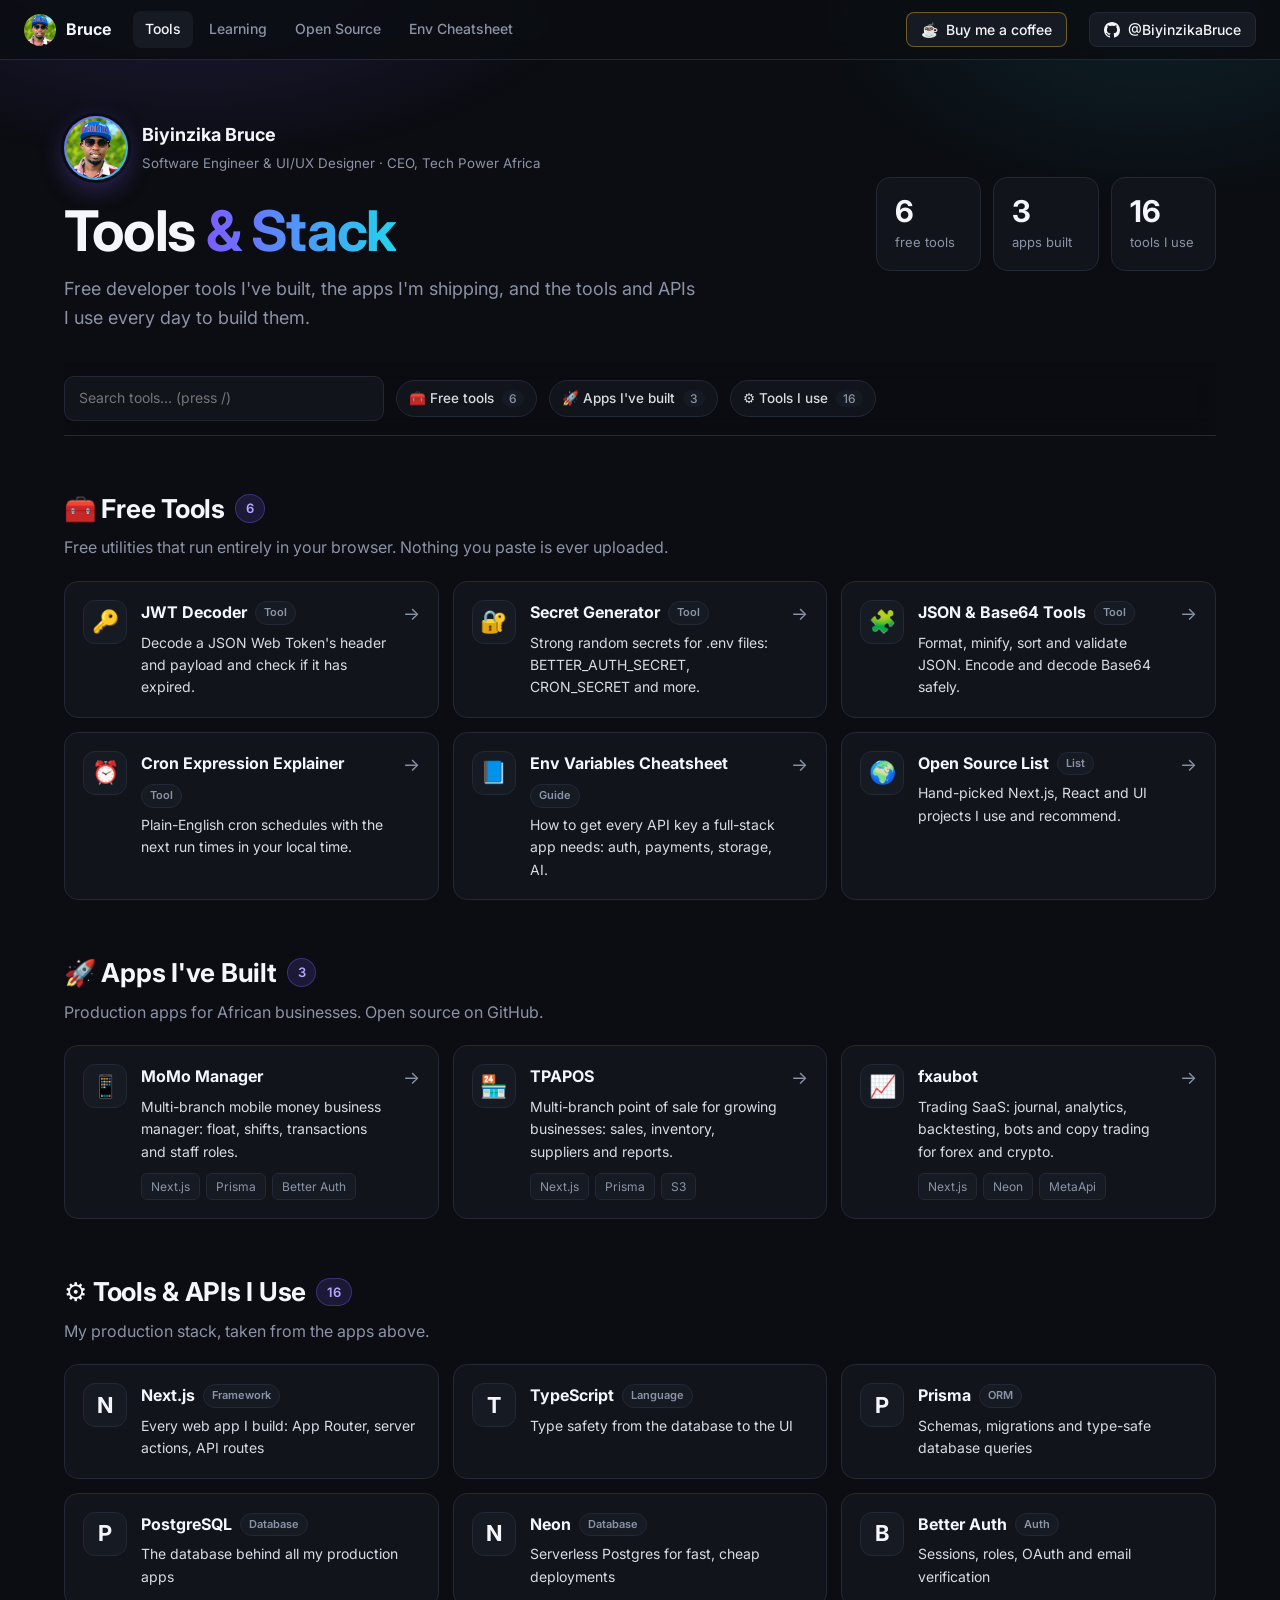
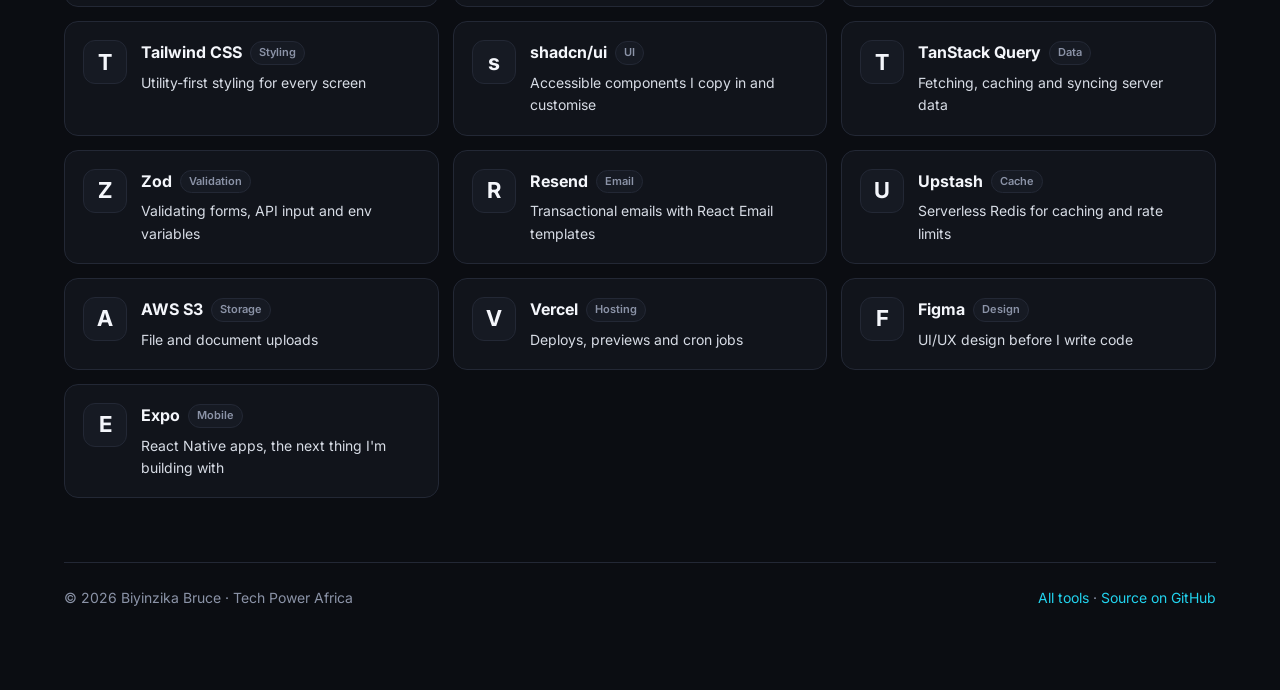
<file: index.html>
<!DOCTYPE html>
<html lang="en">
<head>
<meta charset="UTF-8">
<meta name="viewport" content="width=device-width, initial-scale=1.0">
<title>Tools & Stack · Biyinzika Bruce</title>
<meta name="description" content="Free developer tools by Biyinzika Bruce, the apps he has built, and the stack he uses.">
<meta property="og:title" content="Tools & Stack · Biyinzika Bruce">
<meta property="og:description" content="Free developer tools by Biyinzika Bruce, the apps he has built, and the stack he uses.">
<link rel="icon" href="data:image/svg+xml,<svg xmlns='http://www.w3.org/2000/svg' viewBox='0 0 100 100'><text y='.9em' font-size='90'>🧰</text></svg>">
<link rel="preconnect" href="https://fonts.googleapis.com">
<link href="https://fonts.googleapis.com/css2?family=Inter:wght@400;500;600;700;800&family=JetBrains+Mono:wght@400;500&display=swap" rel="stylesheet">
<link rel="stylesheet" href="assets/style.css">
</head>
<body>
<header class="topbar">
  <a class="brand" href="./"><img src="assets/avatar.jpg" alt="">Bruce</a>
  <nav class="links">
    <a class="on" href="https://biyinzikabruce.github.io/tools/">Tools</a>
    <a href="https://biyinzikabruce.github.io/learning/">Learning</a>
    <a href="https://biyinzikabruce.github.io/open-source/">Open Source</a>
    <a href="https://biyinzikabruce.github.io/env-cheatsheet/">Env Cheatsheet</a>
  </nav>
  <a class="btn" href="https://biyinzikabruce.github.io/tools/coffee/" style="border-color:rgba(251,191,36,.4)">☕<span class="label">Buy me a coffee</span></a>
  <a class="btn" href="https://github.com/BiyinzikaBruce" target="_blank" rel="noopener"><svg width="16" height="16" viewBox="0 0 16 16" fill="currentColor"><path d="M8 0C3.58 0 0 3.58 0 8c0 3.54 2.29 6.53 5.47 7.59.4.07.55-.17.55-.38 0-.19-.01-.82-.01-1.49-2.01.37-2.53-.49-2.69-.94-.09-.23-.48-.94-.82-1.13-.28-.15-.68-.52-.01-.53.63-.01 1.08.58 1.23.82.72 1.21 1.87.87 2.33.66.07-.52.28-.87.51-1.07-1.78-.2-3.64-.89-3.64-3.95 0-.87.31-1.59.82-2.15-.08-.2-.36-1.02.08-2.12 0 0 .67-.21 2.2.82.64-.18 1.32-.27 2-.27.68 0 1.36.09 2 .27 1.53-1.04 2.2-.82 2.2-.82.44 1.1.16 1.92.08 2.12.51.56.82 1.27.82 2.15 0 3.07-1.87 3.75-3.65 3.95.29.25.54.73.54 1.48 0 1.07-.01 1.93-.01 2.2 0 .21.15.46.55.38A8.013 8.013 0 0016 8c0-4.42-3.58-8-8-8z"/></svg><span class="label">@BiyinzikaBruce</span></a>
</header>
<style>
.hero{padding:56px 0 30px;display:flex;gap:40px;align-items:center;flex-wrap:wrap}
.hero-text{flex:1;min-width:300px}
.stats{display:grid;grid-template-columns:repeat(3,1fr);gap:12px;min-width:340px}
.stat{padding:16px 18px;border-radius:var(--radius);background:var(--panel);border:1px solid var(--border)}
.stat b{display:block;font-size:30px;color:var(--head);line-height:1.15}.stat small{color:var(--muted);font-size:13px}
.toolbar{position:sticky;top:60px;z-index:40;padding:14px 0;background:rgba(11,13,18,.92);backdrop-filter:blur(10px);display:flex;gap:12px;align-items:center;flex-wrap:wrap;border-bottom:1px solid var(--border)}
.search{flex:1;min-width:220px;max-width:320px;padding:10px 14px;border-radius:10px;border:1px solid var(--border);background:var(--panel);color:var(--text);font:inherit;font-size:14px;outline:none}
.search:focus{border-color:var(--accent)}
.chip{padding:7px 12px;border-radius:999px;border:1px solid var(--border);background:var(--panel);font-size:13.5px;font-weight:500;white-space:nowrap}
.chip span{margin-left:4px;padding:1px 7px;border-radius:999px;background:var(--panel2);color:var(--muted);font-size:12px}
.chip:hover{border-color:var(--accent);color:var(--head)}
.sec{margin-top:52px}
.sec h2{margin:0;font-size:26px;color:var(--head);display:flex;align-items:center;gap:10px;letter-spacing:-.01em}
.count{font-size:13px;font-weight:600;padding:3px 10px;border-radius:999px;background:rgba(124,92,255,.15);color:#b7a6ff;border:1px solid rgba(124,92,255,.35)}
.sec > p{margin:6px 0 20px;color:var(--muted)}
.grid{display:grid;grid-template-columns:repeat(auto-fill,minmax(320px,1fr));gap:14px}
.card{display:flex;gap:14px;align-items:flex-start;padding:18px;border-radius:var(--radius);background:var(--panel);border:1px solid var(--border);transition:.18s;position:relative}
.card:hover{transform:translateY(-2px);border-color:rgba(124,92,255,.6);box-shadow:0 12px 30px rgba(0,0,0,.35)}
.ic{flex-shrink:0;width:44px;height:44px;border-radius:12px;display:grid;place-items:center;font-size:22px;background:var(--panel2);border:1px solid var(--border);color:var(--head);font-weight:700}
.ic.logo img{width:22px;height:22px}
.card-body{flex:1;min-width:0}
.nm{font-weight:700;color:var(--head);font-size:16px;display:flex;gap:8px;align-items:center;flex-wrap:wrap}
.kind{font-size:11px;font-weight:600;padding:2px 8px;border-radius:999px;background:var(--panel2);border:1px solid var(--border);color:var(--muted)}
.card p{margin:6px 0 0;font-size:14px;color:var(--text)}
.tags{display:flex;gap:6px;flex-wrap:wrap;margin-top:10px}
.arrow{color:var(--muted);font-size:18px;transition:.18s}
.card:hover .arrow{color:var(--accent2);transform:translateX(3px)}
.hidden{display:none!important}
@media (max-width:760px){.stats{min-width:0;width:100%}.toolbar{position:static}}
</style><div class="wrap">
  <section class="hero">
    <div class="hero-text">
      <div class="profile"><img src="assets/avatar.jpg" alt="Biyinzika Bruce"><div><b>Biyinzika Bruce</b><small>Software Engineer &amp; UI/UX Designer · CEO, Tech Power Africa</small></div></div>
      <h1>Tools <span>&amp; Stack</span></h1>
      <p class="lead">Free developer tools I've built, the apps I'm shipping, and the tools and APIs I use every day to build them.</p>
    </div>
    <div class="stats">
      <div class="stat"><b>6</b><small>free tools</small></div>
      <div class="stat"><b>3</b><small>apps built</small></div>
      <div class="stat"><b>16</b><small>tools I use</small></div>
    </div>
  </section>
  <div class="toolbar">
    <input class="search" id="search" type="search" placeholder="Search tools… (press /)">
    <a class="chip" href="#built">🧰 Free tools <span>6</span></a>
    <a class="chip" href="#apps">🚀 Apps I've built <span>3</span></a>
    <a class="chip" href="#stack">⚙️ Tools I use <span>16</span></a>
  </div>
  <section class="sec" id="built"><h2>🧰 Free Tools <span class="count">6</span></h2><p>Free utilities that run entirely in your browser. Nothing you paste is ever uploaded.</p><div class="grid"><a class="card" href="jwt-decoder/" data-q="jwt decoder decode a json web token&#x27;s header and payload and check if it has expired. tool"><div class="ic">🔑</div><div class="card-body"><div class="nm">JWT Decoder <span class="kind">Tool</span></div><p>Decode a JSON Web Token&#x27;s header and payload and check if it has expired.</p></div><span class="arrow">→</span></a><a class="card" href="secret-generator/" data-q="secret generator strong random secrets for .env files: better_auth_secret, cron_secret and more. tool"><div class="ic">🔐</div><div class="card-body"><div class="nm">Secret Generator <span class="kind">Tool</span></div><p>Strong random secrets for .env files: BETTER_AUTH_SECRET, CRON_SECRET and more.</p></div><span class="arrow">→</span></a><a class="card" href="json-base64/" data-q="json &amp; base64 tools format, minify, sort and validate json. encode and decode base64 safely. tool"><div class="ic">🧩</div><div class="card-body"><div class="nm">JSON &amp; Base64 Tools <span class="kind">Tool</span></div><p>Format, minify, sort and validate JSON. Encode and decode Base64 safely.</p></div><span class="arrow">→</span></a><a class="card" href="cron-explainer/" data-q="cron expression explainer plain-english cron schedules with the next run times in your local time. tool"><div class="ic">⏰</div><div class="card-body"><div class="nm">Cron Expression Explainer <span class="kind">Tool</span></div><p>Plain-English cron schedules with the next run times in your local time.</p></div><span class="arrow">→</span></a><a class="card" href="https://biyinzikabruce.github.io/env-cheatsheet/" target="_blank" rel="noopener" data-q="env variables cheatsheet how to get every api key a full-stack app needs: auth, payments, storage, ai. guide"><div class="ic">📘</div><div class="card-body"><div class="nm">Env Variables Cheatsheet <span class="kind">Guide</span></div><p>How to get every API key a full-stack app needs: auth, payments, storage, AI.</p></div><span class="arrow">→</span></a><a class="card" href="https://biyinzikabruce.github.io/open-source/" target="_blank" rel="noopener" data-q="open source list hand-picked next.js, react and ui projects i use and recommend. list"><div class="ic">🌍</div><div class="card-body"><div class="nm">Open Source List <span class="kind">List</span></div><p>Hand-picked Next.js, React and UI projects I use and recommend.</p></div><span class="arrow">→</span></a></div></section>
  <section class="sec" id="apps"><h2>🚀 Apps I've Built <span class="count">3</span></h2><p>Production apps for African businesses. Open source on GitHub.</p><div class="grid"><a class="card" href="https://github.com/BiyinzikaBruce/momo-manager" target="_blank" rel="noopener" data-q="momo manager multi-branch mobile money business manager: float, shifts, transactions and staff roles. next.js prisma better auth"><div class="ic">📱</div><div class="card-body"><div class="nm">MoMo Manager</div><p>Multi-branch mobile money business manager: float, shifts, transactions and staff roles.</p><div class="tags"><span class="tag">Next.js</span><span class="tag">Prisma</span><span class="tag">Better Auth</span></div></div><span class="arrow">→</span></a><a class="card" href="https://github.com/BiyinzikaBruce/tpapos" target="_blank" rel="noopener" data-q="tpapos multi-branch point of sale for growing businesses: sales, inventory, suppliers and reports. next.js prisma s3"><div class="ic">🏪</div><div class="card-body"><div class="nm">TPAPOS</div><p>Multi-branch point of sale for growing businesses: sales, inventory, suppliers and reports.</p><div class="tags"><span class="tag">Next.js</span><span class="tag">Prisma</span><span class="tag">S3</span></div></div><span class="arrow">→</span></a><a class="card" href="https://github.com/BiyinzikaBruce/fxaubot" target="_blank" rel="noopener" data-q="fxaubot trading saas: journal, analytics, backtesting, bots and copy trading for forex and crypto. next.js neon metaapi"><div class="ic">📈</div><div class="card-body"><div class="nm">fxaubot</div><p>Trading SaaS: journal, analytics, backtesting, bots and copy trading for forex and crypto.</p><div class="tags"><span class="tag">Next.js</span><span class="tag">Neon</span><span class="tag">MetaApi</span></div></div><span class="arrow">→</span></a></div></section>
  <section class="sec" id="stack"><h2>⚙️ Tools & APIs I Use <span class="count">16</span></h2><p>My production stack, taken from the apps above.</p><div class="grid"><a class="card use" href="https://nextjs.org" target="_blank" rel="noopener" data-q="next.js framework every web app i build: app router, server actions, api routes"><div class="ic logo"><img src="https://cdn.simpleicons.org/nextdotjs/white" alt="" loading="lazy" onerror="this.replaceWith(document.createTextNode('N'))"></div><div class="card-body"><div class="nm">Next.js <span class="kind">Framework</span></div><p>Every web app I build: App Router, server actions, API routes</p></div></a><a class="card use" href="https://www.typescriptlang.org" target="_blank" rel="noopener" data-q="typescript language type safety from the database to the ui"><div class="ic logo"><img src="https://cdn.simpleicons.org/typescript/white" alt="" loading="lazy" onerror="this.replaceWith(document.createTextNode('T'))"></div><div class="card-body"><div class="nm">TypeScript <span class="kind">Language</span></div><p>Type safety from the database to the UI</p></div></a><a class="card use" href="https://www.prisma.io" target="_blank" rel="noopener" data-q="prisma orm schemas, migrations and type-safe database queries"><div class="ic logo"><img src="https://cdn.simpleicons.org/prisma/white" alt="" loading="lazy" onerror="this.replaceWith(document.createTextNode('P'))"></div><div class="card-body"><div class="nm">Prisma <span class="kind">ORM</span></div><p>Schemas, migrations and type-safe database queries</p></div></a><a class="card use" href="https://www.postgresql.org" target="_blank" rel="noopener" data-q="postgresql database the database behind all my production apps"><div class="ic logo"><img src="https://cdn.simpleicons.org/postgresql/white" alt="" loading="lazy" onerror="this.replaceWith(document.createTextNode('P'))"></div><div class="card-body"><div class="nm">PostgreSQL <span class="kind">Database</span></div><p>The database behind all my production apps</p></div></a><a class="card use" href="https://neon.tech" target="_blank" rel="noopener" data-q="neon database serverless postgres for fast, cheap deployments"><div class="ic logo"><img src="https://cdn.simpleicons.org/neon/white" alt="" loading="lazy" onerror="this.replaceWith(document.createTextNode('N'))"></div><div class="card-body"><div class="nm">Neon <span class="kind">Database</span></div><p>Serverless Postgres for fast, cheap deployments</p></div></a><a class="card use" href="https://www.better-auth.com" target="_blank" rel="noopener" data-q="better auth auth sessions, roles, oauth and email verification"><div class="ic logo"><img src="https://cdn.simpleicons.org/auth0/white" alt="" loading="lazy" onerror="this.replaceWith(document.createTextNode('B'))"></div><div class="card-body"><div class="nm">Better Auth <span class="kind">Auth</span></div><p>Sessions, roles, OAuth and email verification</p></div></a><a class="card use" href="https://tailwindcss.com" target="_blank" rel="noopener" data-q="tailwind css styling utility-first styling for every screen"><div class="ic logo"><img src="https://cdn.simpleicons.org/tailwindcss/white" alt="" loading="lazy" onerror="this.replaceWith(document.createTextNode('T'))"></div><div class="card-body"><div class="nm">Tailwind CSS <span class="kind">Styling</span></div><p>Utility-first styling for every screen</p></div></a><a class="card use" href="https://ui.shadcn.com" target="_blank" rel="noopener" data-q="shadcn/ui ui accessible components i copy in and customise"><div class="ic logo"><img src="https://cdn.simpleicons.org/shadcnui/white" alt="" loading="lazy" onerror="this.replaceWith(document.createTextNode('s'))"></div><div class="card-body"><div class="nm">shadcn/ui <span class="kind">UI</span></div><p>Accessible components I copy in and customise</p></div></a><a class="card use" href="https://tanstack.com/query" target="_blank" rel="noopener" data-q="tanstack query data fetching, caching and syncing server data"><div class="ic logo"><img src="https://cdn.simpleicons.org/reactquery/white" alt="" loading="lazy" onerror="this.replaceWith(document.createTextNode('T'))"></div><div class="card-body"><div class="nm">TanStack Query <span class="kind">Data</span></div><p>Fetching, caching and syncing server data</p></div></a><a class="card use" href="https://zod.dev" target="_blank" rel="noopener" data-q="zod validation validating forms, api input and env variables"><div class="ic logo"><img src="https://cdn.simpleicons.org/zod/white" alt="" loading="lazy" onerror="this.replaceWith(document.createTextNode('Z'))"></div><div class="card-body"><div class="nm">Zod <span class="kind">Validation</span></div><p>Validating forms, API input and env variables</p></div></a><a class="card use" href="https://resend.com" target="_blank" rel="noopener" data-q="resend email transactional emails with react email templates"><div class="ic logo"><img src="https://cdn.simpleicons.org/resend/white" alt="" loading="lazy" onerror="this.replaceWith(document.createTextNode('R'))"></div><div class="card-body"><div class="nm">Resend <span class="kind">Email</span></div><p>Transactional emails with React Email templates</p></div></a><a class="card use" href="https://upstash.com" target="_blank" rel="noopener" data-q="upstash cache serverless redis for caching and rate limits"><div class="ic logo"><img src="https://cdn.simpleicons.org/upstash/white" alt="" loading="lazy" onerror="this.replaceWith(document.createTextNode('U'))"></div><div class="card-body"><div class="nm">Upstash <span class="kind">Cache</span></div><p>Serverless Redis for caching and rate limits</p></div></a><a class="card use" href="https://aws.amazon.com/s3/" target="_blank" rel="noopener" data-q="aws s3 storage file and document uploads"><div class="ic logo"><img src="https://cdn.simpleicons.org/amazons3/white" alt="" loading="lazy" onerror="this.replaceWith(document.createTextNode('A'))"></div><div class="card-body"><div class="nm">AWS S3 <span class="kind">Storage</span></div><p>File and document uploads</p></div></a><a class="card use" href="https://vercel.com" target="_blank" rel="noopener" data-q="vercel hosting deploys, previews and cron jobs"><div class="ic logo"><img src="https://cdn.simpleicons.org/vercel/white" alt="" loading="lazy" onerror="this.replaceWith(document.createTextNode('V'))"></div><div class="card-body"><div class="nm">Vercel <span class="kind">Hosting</span></div><p>Deploys, previews and cron jobs</p></div></a><a class="card use" href="https://www.figma.com" target="_blank" rel="noopener" data-q="figma design ui/ux design before i write code"><div class="ic logo"><img src="https://cdn.simpleicons.org/figma/white" alt="" loading="lazy" onerror="this.replaceWith(document.createTextNode('F'))"></div><div class="card-body"><div class="nm">Figma <span class="kind">Design</span></div><p>UI/UX design before I write code</p></div></a><a class="card use" href="https://expo.dev" target="_blank" rel="noopener" data-q="expo mobile react native apps, the next thing i&#x27;m building with"><div class="ic logo"><img src="https://cdn.simpleicons.org/expo/white" alt="" loading="lazy" onerror="this.replaceWith(document.createTextNode('E'))"></div><div class="card-body"><div class="nm">Expo <span class="kind">Mobile</span></div><p>React Native apps, the next thing I&#x27;m building with</p></div></a></div></section>
  <footer>
    <span>© 2026 Biyinzika Bruce · Tech Power Africa</span>
    <span><a href="./">All tools</a> · <a href="https://github.com/BiyinzikaBruce/tools" target="_blank" rel="noopener">Source on GitHub</a></span>
  </footer>
</div>
<script>
function copyText(text, btn) {
  const done = () => { const o = btn.textContent; btn.textContent = 'Copied ✓'; setTimeout(() => btn.textContent = o, 1400); };
  if (navigator.clipboard) navigator.clipboard.writeText(text).then(done, () => fallback());
  else fallback();
  function fallback() { const t = document.createElement('textarea'); t.value = text; document.body.appendChild(t); t.select(); document.execCommand('copy'); t.remove(); done(); }
}

const search = document.getElementById('search'), cards = [...document.querySelectorAll('.card')], secs = [...document.querySelectorAll('.sec')];
search.addEventListener('input', () => { const q = search.value.trim().toLowerCase(); cards.forEach(c => c.classList.toggle('hidden', q && !c.dataset.q.includes(q))); secs.forEach(s => s.classList.toggle('hidden', !s.querySelector('.card:not(.hidden)'))); });
document.addEventListener('keydown', e => { if (e.key === '/' && document.activeElement !== search) { e.preventDefault(); search.focus(); } });

</script>
</body>
</html>
</file>
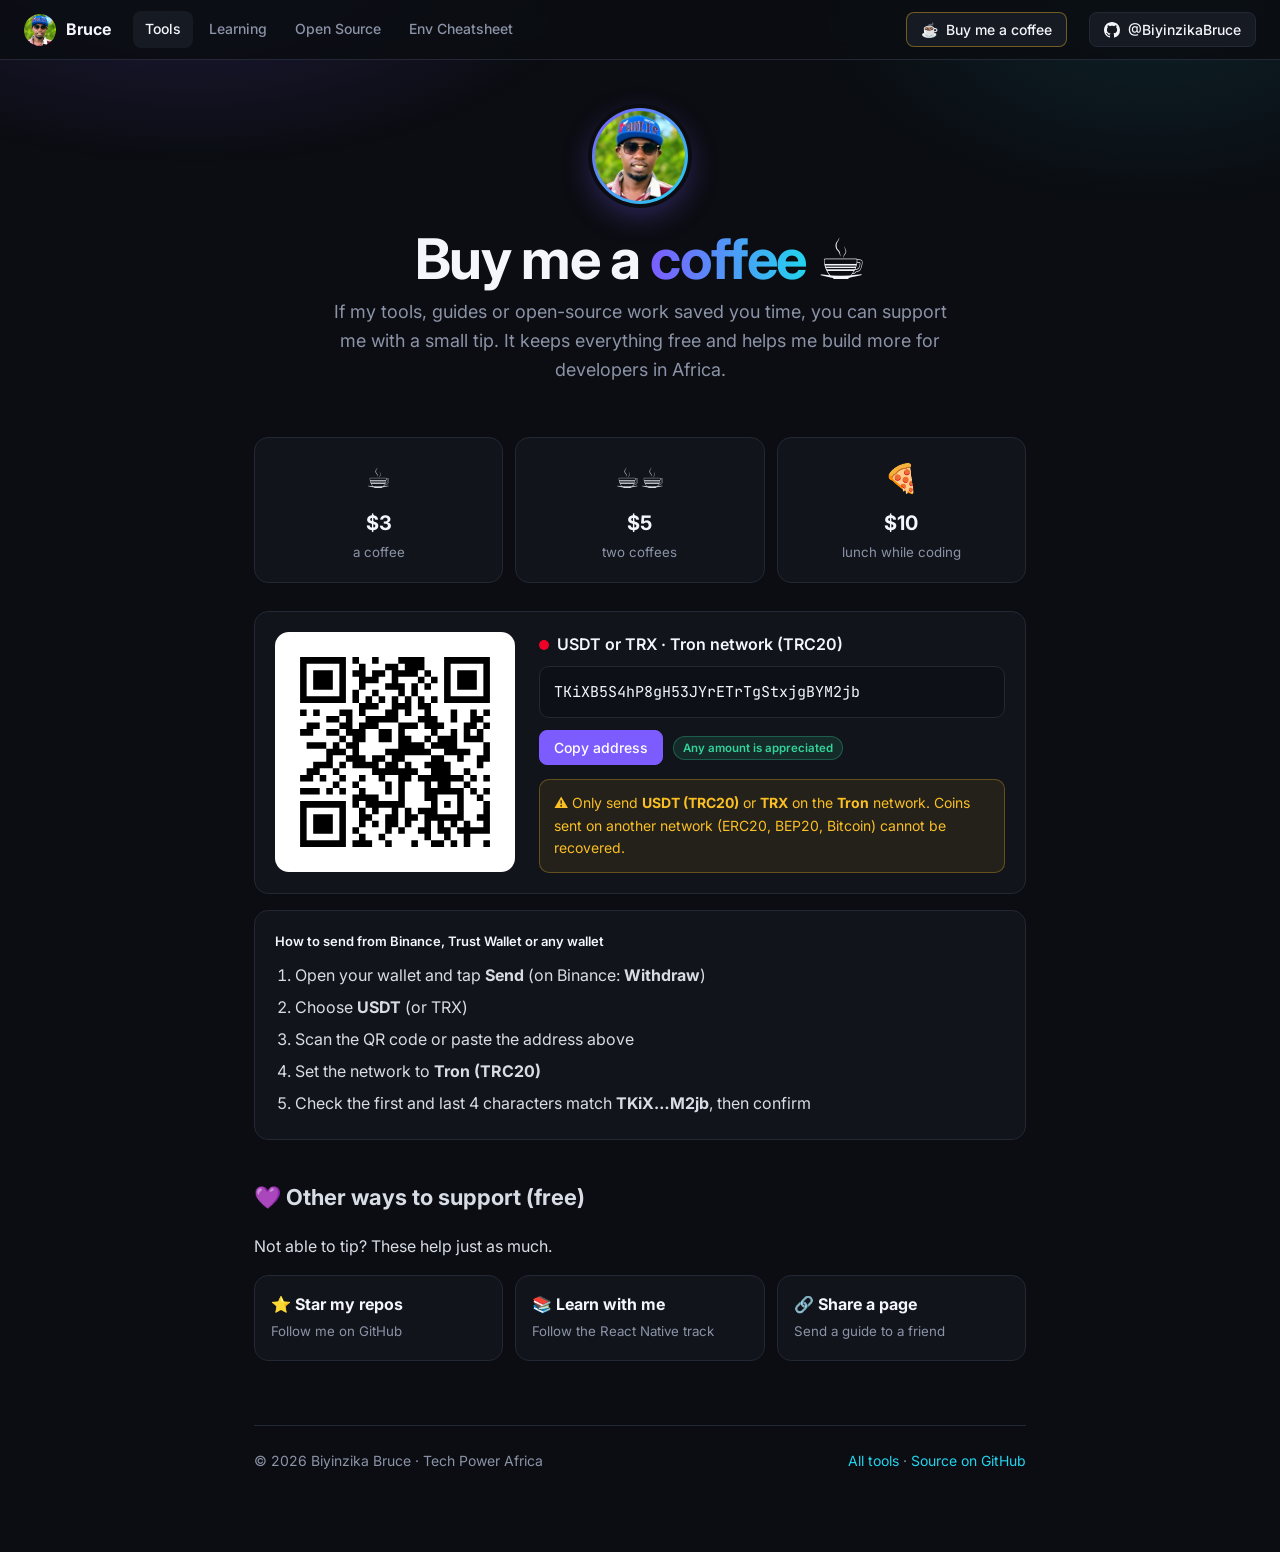
<file: coffee/index.html>
<!DOCTYPE html>
<html lang="en">
<head>
<meta charset="UTF-8">
<meta name="viewport" content="width=device-width, initial-scale=1.0">
<title>Buy me a coffee · Biyinzika Bruce</title>
<meta name="description" content="Support Biyinzika Bruce's free tools, guides and open-source work with a small USDT or TRX tip.">
<meta property="og:title" content="Buy me a coffee · Biyinzika Bruce">
<meta property="og:description" content="Support Biyinzika Bruce's free tools, guides and open-source work with a small USDT or TRX tip.">
<link rel="icon" href="data:image/svg+xml,<svg xmlns='http://www.w3.org/2000/svg' viewBox='0 0 100 100'><text y='.9em' font-size='90'>☕</text></svg>">
<link rel="preconnect" href="https://fonts.googleapis.com">
<link href="https://fonts.googleapis.com/css2?family=Inter:wght@400;500;600;700;800&family=JetBrains+Mono:wght@400;500&display=swap" rel="stylesheet">
<link rel="stylesheet" href="../assets/style.css">
</head>
<body>
<header class="topbar">
  <a class="brand" href=".././"><img src="../assets/avatar.jpg" alt="">Bruce</a>
  <nav class="links">
    <a class="on" href="https://biyinzikabruce.github.io/tools/">Tools</a>
    <a href="https://biyinzikabruce.github.io/learning/">Learning</a>
    <a href="https://biyinzikabruce.github.io/open-source/">Open Source</a>
    <a href="https://biyinzikabruce.github.io/env-cheatsheet/">Env Cheatsheet</a>
  </nav>
  <a class="btn" href="https://biyinzikabruce.github.io/tools/coffee/" style="border-color:rgba(251,191,36,.4)">☕<span class="label">Buy me a coffee</span></a>
  <a class="btn" href="https://github.com/BiyinzikaBruce" target="_blank" rel="noopener"><svg width="16" height="16" viewBox="0 0 16 16" fill="currentColor"><path d="M8 0C3.58 0 0 3.58 0 8c0 3.54 2.29 6.53 5.47 7.59.4.07.55-.17.55-.38 0-.19-.01-.82-.01-1.49-2.01.37-2.53-.49-2.69-.94-.09-.23-.48-.94-.82-1.13-.28-.15-.68-.52-.01-.53.63-.01 1.08.58 1.23.82.72 1.21 1.87.87 2.33.66.07-.52.28-.87.51-1.07-1.78-.2-3.64-.89-3.64-3.95 0-.87.31-1.59.82-2.15-.08-.2-.36-1.02.08-2.12 0 0 .67-.21 2.2.82.64-.18 1.32-.27 2-.27.68 0 1.36.09 2 .27 1.53-1.04 2.2-.82 2.2-.82.44 1.1.16 1.92.08 2.12.51.56.82 1.27.82 2.15 0 3.07-1.87 3.75-3.65 3.95.29.25.54.73.54 1.48 0 1.07-.01 1.93-.01 2.2 0 .21.15.46.55.38A8.013 8.013 0 0016 8c0-4.42-3.58-8-8-8z"/></svg><span class="label">@BiyinzikaBruce</span></a>
</header>
<style>
.coffee-hero{text-align:center;padding:48px 0 24px}
.coffee-hero img.av{width:96px;height:96px;border-radius:50%;object-fit:cover;padding:3px;background:linear-gradient(135deg,var(--accent),var(--accent2));box-shadow:0 0 0 4px var(--bg),0 10px 30px rgba(124,92,255,.35)}
.coffee-hero h1{margin:18px 0 10px}
.coffee-hero .lead{margin:0 auto}
.tiers{display:grid;grid-template-columns:repeat(3,1fr);gap:12px;margin:28px 0}
.tier{padding:18px;border-radius:var(--radius);background:var(--panel);border:1px solid var(--border);text-align:center}
.tier .e{font-size:28px}.tier b{display:block;color:var(--head);font-size:20px;margin-top:6px}.tier small{color:var(--muted)}
.paybox{display:grid;grid-template-columns:240px 1fr;gap:24px;align-items:center}
.qr{background:#fff;border-radius:14px;padding:12px}
.addr{font:15px/1.5 'JetBrains Mono',monospace;color:var(--head);word-break:break-all;padding:14px;border-radius:10px;background:#0d1017;border:1px solid var(--border);margin:8px 0 12px}
.net{display:inline-flex;align-items:center;gap:8px;font-weight:600;color:var(--head)}
.net .dot{width:10px;height:10px;border-radius:50%;background:#ef0027}
.warn{margin-top:14px;padding:12px 14px;border-radius:10px;background:rgba(251,191,36,.08);border:1px solid rgba(251,191,36,.3);color:var(--amber);font-size:14px}
ol.steps{margin:0;padding-left:20px;line-height:2}
.other{display:grid;grid-template-columns:repeat(3,1fr);gap:12px}
.other a{padding:16px;border-radius:var(--radius);background:var(--panel);border:1px solid var(--border);transition:.18s}
.other a:hover{border-color:rgba(124,92,255,.6);transform:translateY(-2px)}
.other b{display:block;color:var(--head)}.other small{color:var(--muted)}
@media (max-width:760px){.paybox{grid-template-columns:1fr}.qr{max-width:240px;margin:0 auto}.tiers,.other{grid-template-columns:1fr}}
</style>
<div class="wrap narrow" style="max-width:820px">
  <section class="coffee-hero">
    <img class="av" src="../assets/avatar.jpg" alt="Biyinzika Bruce">
    <h1>Buy me a <span>coffee</span> ☕</h1>
    <p class="lead">If my tools, guides or open-source work saved you time, you can support me with a small tip. It keeps everything free and helps me build more for developers in Africa.</p>
  </section>

  <div class="tiers">
    <div class="tier"><div class="e">☕</div><b>$3</b><small>a coffee</small></div>
    <div class="tier"><div class="e">☕☕</div><b>$5</b><small>two coffees</small></div>
    <div class="tier"><div class="e">🍕</div><b>$10</b><small>lunch while coding</small></div>
  </div>

  <div class="panel">
    <div class="paybox">
      <div class="qr"><svg role="img" aria-label="QR code of the Tron wallet address" style="width:100%;height:auto;display:block" width="33mm" height="33mm" version="1.1" viewBox="0 0 33 33" xmlns="http://www.w3.org/2000/svg"><path d="M2,2H3V3H2zM3,2H4V3H3zM4,2H5V3H4zM5,2H6V3H5zM6,2H7V3H6zM7,2H8V3H7zM8,2H9V3H8zM10,2H11V3H10zM13,2H14V3H13zM17,2H18V3H17zM18,2H19V3H18zM19,2H20V3H19zM20,2H21V3H20zM24,2H25V3H24zM25,2H26V3H25zM26,2H27V3H26zM27,2H28V3H27zM28,2H29V3H28zM29,2H30V3H29zM30,2H31V3H30zM2,3H3V4H2zM8,3H9V4H8zM11,3H12V4H11zM15,3H16V4H15zM16,3H17V4H16zM18,3H19V4H18zM19,3H20V4H19zM20,3H21V4H20zM24,3H25V4H24zM30,3H31V4H30zM2,4H3V5H2zM4,4H5V5H4zM5,4H6V5H5zM6,4H7V5H6zM8,4H9V5H8zM10,4H11V5H10zM11,4H12V5H11zM13,4H14V5H13zM14,4H15V5H14zM16,4H17V5H16zM17,4H18V5H17zM18,4H19V5H18zM19,4H20V5H19zM21,4H22V5H21zM24,4H25V5H24zM26,4H27V5H26zM27,4H28V5H27zM28,4H29V5H28zM30,4H31V5H30zM2,5H3V6H2zM4,5H5V6H4zM5,5H6V6H5zM6,5H7V6H6zM8,5H9V6H8zM11,5H12V6H11zM12,5H13V6H12zM13,5H14V6H13zM16,5H17V6H16zM20,5H21V6H20zM22,5H23V6H22zM24,5H25V6H24zM26,5H27V6H26zM27,5H28V6H27zM28,5H29V6H28zM30,5H31V6H30zM2,6H3V7H2zM4,6H5V7H4zM5,6H6V7H5zM6,6H7V7H6zM8,6H9V7H8zM11,6H12V7H11zM15,6H16V7H15zM16,6H17V7H16zM17,6H18V7H17zM19,6H20V7H19zM21,6H22V7H21zM24,6H25V7H24zM26,6H27V7H26zM27,6H28V7H27zM28,6H29V7H28zM30,6H31V7H30zM2,7H3V8H2zM8,7H9V8H8zM10,7H11V8H10zM13,7H14V8H13zM17,7H18V8H17zM19,7H20V8H19zM24,7H25V8H24zM30,7H31V8H30zM2,8H3V9H2zM3,8H4V9H3zM4,8H5V9H4zM5,8H6V9H5zM6,8H7V9H6zM7,8H8V9H7zM8,8H9V9H8zM10,8H11V9H10zM12,8H13V9H12zM14,8H15V9H14zM16,8H17V9H16zM18,8H19V9H18zM20,8H21V9H20zM22,8H23V9H22zM24,8H25V9H24zM25,8H26V9H25zM26,8H27V9H26zM27,8H28V9H27zM28,8H29V9H28zM29,8H30V9H29zM30,8H31V9H30zM11,9H12V10H11zM12,9H13V10H12zM13,9H14V10H13zM16,9H17V10H16zM17,9H18V10H17zM18,9H19V10H18zM20,9H21V10H20zM21,9H22V10H21zM2,10H3V11H2zM4,10H5V11H4zM8,10H9V11H8zM9,10H10V11H9zM11,10H12V11H11zM15,10H16V11H15zM16,10H17V11H16zM18,10H19V11H18zM21,10H22V11H21zM25,10H26V11H25zM28,10H29V11H28zM30,10H31V11H30zM6,11H7V12H6zM7,11H8V12H7zM9,11H10V12H9zM12,11H13V12H12zM13,11H14V12H13zM14,11H15V12H14zM15,11H16V12H15zM16,11H17V12H16zM20,11H21V12H20zM21,11H22V12H21zM22,11H23V12H22zM25,11H26V12H25zM28,11H29V12H28zM29,11H30V12H29zM3,12H4V13H3zM4,12H5V13H4zM8,12H9V13H8zM9,12H10V13H9zM11,12H12V13H11zM12,12H13V13H12zM13,12H14V13H13zM17,12H18V13H17zM18,12H19V13H18zM19,12H20V13H19zM21,12H22V13H21zM22,12H23V13H22zM23,12H24V13H23zM27,12H28V13H27zM28,12H29V13H28zM30,12H31V13H30zM2,13H3V14H2zM3,13H4V14H3zM6,13H7V14H6zM7,13H8V14H7zM9,13H10V14H9zM10,13H11V14H10zM11,13H12V14H11zM14,13H15V14H14zM15,13H16V14H15zM17,13H18V14H17zM22,13H23V14H22zM25,13H26V14H25zM27,13H28V14H27zM29,13H30V14H29zM8,14H9V15H8zM10,14H11V15H10zM11,14H12V15H11zM14,14H15V15H14zM15,14H16V15H15zM17,14H18V15H17zM18,14H19V15H18zM21,14H22V15H21zM23,14H24V15H23zM24,14H25V15H24zM25,14H26V15H25zM27,14H28V15H27zM28,14H29V15H28zM29,14H30V15H29zM3,15H4V16H3zM4,15H5V16H4zM5,15H6V16H5zM7,15H8V16H7zM9,15H10V16H9zM10,15H11V16H10zM17,15H18V16H17zM18,15H19V16H18zM19,15H20V16H19zM20,15H21V16H20zM22,15H23V16H22zM23,15H24V16H23zM24,15H25V16H24zM25,15H26V16H25zM30,15H31V16H30zM6,16H7V17H6zM7,16H8V17H7zM8,16H9V17H8zM10,16H11V17H10zM15,16H16V17H15zM16,16H17V17H16zM17,16H18V17H17zM18,16H19V17H18zM19,16H20V17H19zM20,16H21V17H20zM21,16H22V17H21zM24,16H25V17H24zM25,16H26V17H25zM26,16H27V17H26zM27,16H28V17H27zM30,16H31V17H30zM6,17H7V18H6zM9,17H10V18H9zM10,17H11V18H10zM11,17H12V18H11zM13,17H14V18H13zM14,17H15V18H14zM16,17H17V18H16zM17,17H18V18H17zM22,17H23V18H22zM23,17H24V18H23zM26,17H27V18H26zM29,17H30V18H29zM30,17H31V18H30zM4,18H5V19H4zM5,18H6V19H5zM6,18H7V19H6zM8,18H9V19H8zM10,18H11V19H10zM11,18H12V19H11zM12,18H13V19H12zM13,18H14V19H13zM15,18H16V19H15zM16,18H17V19H16zM18,18H19V19H18zM21,18H22V19H21zM22,18H23V19H22zM23,18H24V19H23zM24,18H25V19H24zM29,18H30V19H29zM3,19H4V20H3zM4,19H5V20H4zM7,19H8V20H7zM13,19H14V20H13zM14,19H15V20H14zM15,19H16V20H15zM16,19H17V20H16zM17,19H18V20H17zM18,19H19V20H18zM19,19H20V20H19zM22,19H23V20H22zM23,19H24V20H23zM24,19H25V20H24zM27,19H28V20H27zM2,20H3V21H2zM3,20H4V21H3zM5,20H6V21H5zM8,20H9V21H8zM11,20H12V21H11zM14,20H15V21H14zM17,20H18V21H17zM18,20H19V21H18zM20,20H21V21H20zM21,20H22V21H21zM22,20H23V21H22zM23,20H24V21H23zM24,20H25V21H24zM25,20H26V21H25zM26,20H27V21H26zM28,20H29V21H28zM30,20H31V21H30zM7,21H8V22H7zM10,21H11V22H10zM15,21H16V22H15zM17,21H18V22H17zM21,21H22V22H21zM23,21H24V22H23zM24,21H25V22H24zM27,21H28V22H27zM2,22H3V23H2zM3,22H4V23H3zM4,22H5V23H4zM6,22H7V23H6zM8,22H9V23H8zM11,22H12V23H11zM15,22H16V23H15zM17,22H18V23H17zM21,22H22V23H21zM22,22H23V23H22zM23,22H24V23H23zM24,22H25V23H24zM25,22H26V23H25zM26,22H27V23H26zM28,22H29V23H28zM30,22H31V23H30zM10,23H11V24H10zM11,23H12V24H11zM12,23H13V24H12zM13,23H14V24H13zM17,23H18V24H17zM21,23H22V24H21zM22,23H23V24H22zM26,23H27V24H26zM29,23H30V24H29zM2,24H3V25H2zM3,24H4V25H3zM4,24H5V25H4zM5,24H6V25H5zM6,24H7V25H6zM7,24H8V25H7zM8,24H9V25H8zM10,24H11V25H10zM12,24H13V25H12zM13,24H14V25H13zM14,24H15V25H14zM15,24H16V25H15zM16,24H17V25H16zM17,24H18V25H17zM22,24H23V25H22zM24,24H25V25H24zM26,24H27V25H26zM30,24H31V25H30zM2,25H3V26H2zM8,25H9V26H8zM11,25H12V26H11zM13,25H14V26H13zM16,25H17V26H16zM18,25H19V26H18zM20,25H21V26H20zM21,25H22V26H21zM22,25H23V26H22zM26,25H27V26H26zM30,25H31V26H30zM2,26H3V27H2zM4,26H5V27H4zM5,26H6V27H5zM6,26H7V27H6zM8,26H9V27H8zM11,26H12V27H11zM12,26H13V27H12zM15,26H16V27H15zM16,26H17V27H16zM18,26H19V27H18zM19,26H20V27H19zM21,26H22V27H21zM22,26H23V27H22zM23,26H24V27H23zM24,26H25V27H24zM25,26H26V27H25zM26,26H27V27H26zM29,26H30V27H29zM30,26H31V27H30zM2,27H3V28H2zM4,27H5V28H4zM5,27H6V28H5zM6,27H7V28H6zM8,27H9V28H8zM11,27H12V28H11zM13,27H14V28H13zM15,27H16V28H15zM16,27H17V28H16zM18,27H19V28H18zM21,27H22V28H21zM23,27H24V28H23zM25,27H26V28H25zM27,27H28V28H27zM30,27H31V28H30zM2,28H3V29H2zM4,28H5V29H4zM5,28H6V29H5zM6,28H7V29H6zM8,28H9V29H8zM10,28H11V29H10zM15,28H16V29H15zM17,28H18V29H17zM20,28H21V29H20zM21,28H22V29H21zM23,28H24V29H23zM24,28H25V29H24zM26,28H27V29H26zM27,28H28V29H27zM28,28H29V29H28zM29,28H30V29H29zM30,28H31V29H30zM2,29H3V30H2zM8,29H9V30H8zM11,29H12V30H11zM14,29H15V30H14zM21,29H22V30H21zM24,29H25V30H24zM27,29H28V30H27zM2,30H3V31H2zM3,30H4V31H3zM4,30H5V31H4zM5,30H6V31H5zM6,30H7V31H6zM7,30H8V31H7zM8,30H9V31H8zM10,30H11V31H10zM11,30H12V31H11zM12,30H13V31H12zM15,30H16V31H15zM19,30H20V31H19zM22,30H23V31H22zM23,30H24V31H23zM25,30H26V31H25zM27,30H28V31H27zM30,30H31V31H30z" id="qr-path" fill="#000000" fill-opacity="1" fill-rule="nonzero" stroke="none"/></svg></div>
      <div>
        <div class="net"><span class="dot"></span>USDT or TRX · Tron network (TRC20)</div>
        <div class="addr" id="addr">TKiXB5S4hP8gH53JYrETrTgStxjgBYM2jb</div>
        <div class="row"><button class="btn primary" id="copy">Copy address</button><span class="pill free">Any amount is appreciated</span></div>
        <div class="warn">⚠️ Only send <b>USDT (TRC20)</b> or <b>TRX</b> on the <b>Tron</b> network. Coins sent on another network (ERC20, BEP20, Bitcoin) cannot be recovered.</div>
      </div>
    </div>
  </div>

  <div class="panel" style="margin-top:16px">
    <label>How to send from Binance, Trust Wallet or any wallet</label>
    <ol class="steps">
      <li>Open your wallet and tap <b>Send</b> (on Binance: <b>Withdraw</b>)</li>
      <li>Choose <b>USDT</b> (or TRX)</li>
      <li>Scan the QR code or paste the address above</li>
      <li>Set the network to <b>Tron (TRC20)</b></li>
      <li>Check the first and last 4 characters match <b>TKiX…M2jb</b>, then confirm</li>
    </ol>
  </div>

  <section class="sec" style="margin-top:40px"><h2 style="font-size:22px">💜 Other ways to support (free)</h2><p>Not able to tip? These help just as much.</p>
    <div class="other">
      <a href="https://github.com/BiyinzikaBruce" target="_blank" rel="noopener"><b>⭐ Star my repos</b><small>Follow me on GitHub</small></a>
      <a href="https://biyinzikabruce.github.io/learning/"><b>📚 Learn with me</b><small>Follow the React Native track</small></a>
      <a href="https://biyinzikabruce.github.io/open-source/"><b>🔗 Share a page</b><small>Send a guide to a friend</small></a>
    </div>
  </section>
  <footer>
    <span>© 2026 Biyinzika Bruce · Tech Power Africa</span>
    <span><a href=".././">All tools</a> · <a href="https://github.com/BiyinzikaBruce/tools" target="_blank" rel="noopener">Source on GitHub</a></span>
  </footer>
</div>
<script>
function copyText(text, btn) {
  const done = () => { const o = btn.textContent; btn.textContent = 'Copied ✓'; setTimeout(() => btn.textContent = o, 1400); };
  if (navigator.clipboard) navigator.clipboard.writeText(text).then(done, () => fallback());
  else fallback();
  function fallback() { const t = document.createElement('textarea'); t.value = text; document.body.appendChild(t); t.select(); document.execCommand('copy'); t.remove(); done(); }
}

document.getElementById('copy').onclick = e => copyText(document.getElementById('addr').textContent.trim(), e.target);

</script>
</body>
</html>
</file>
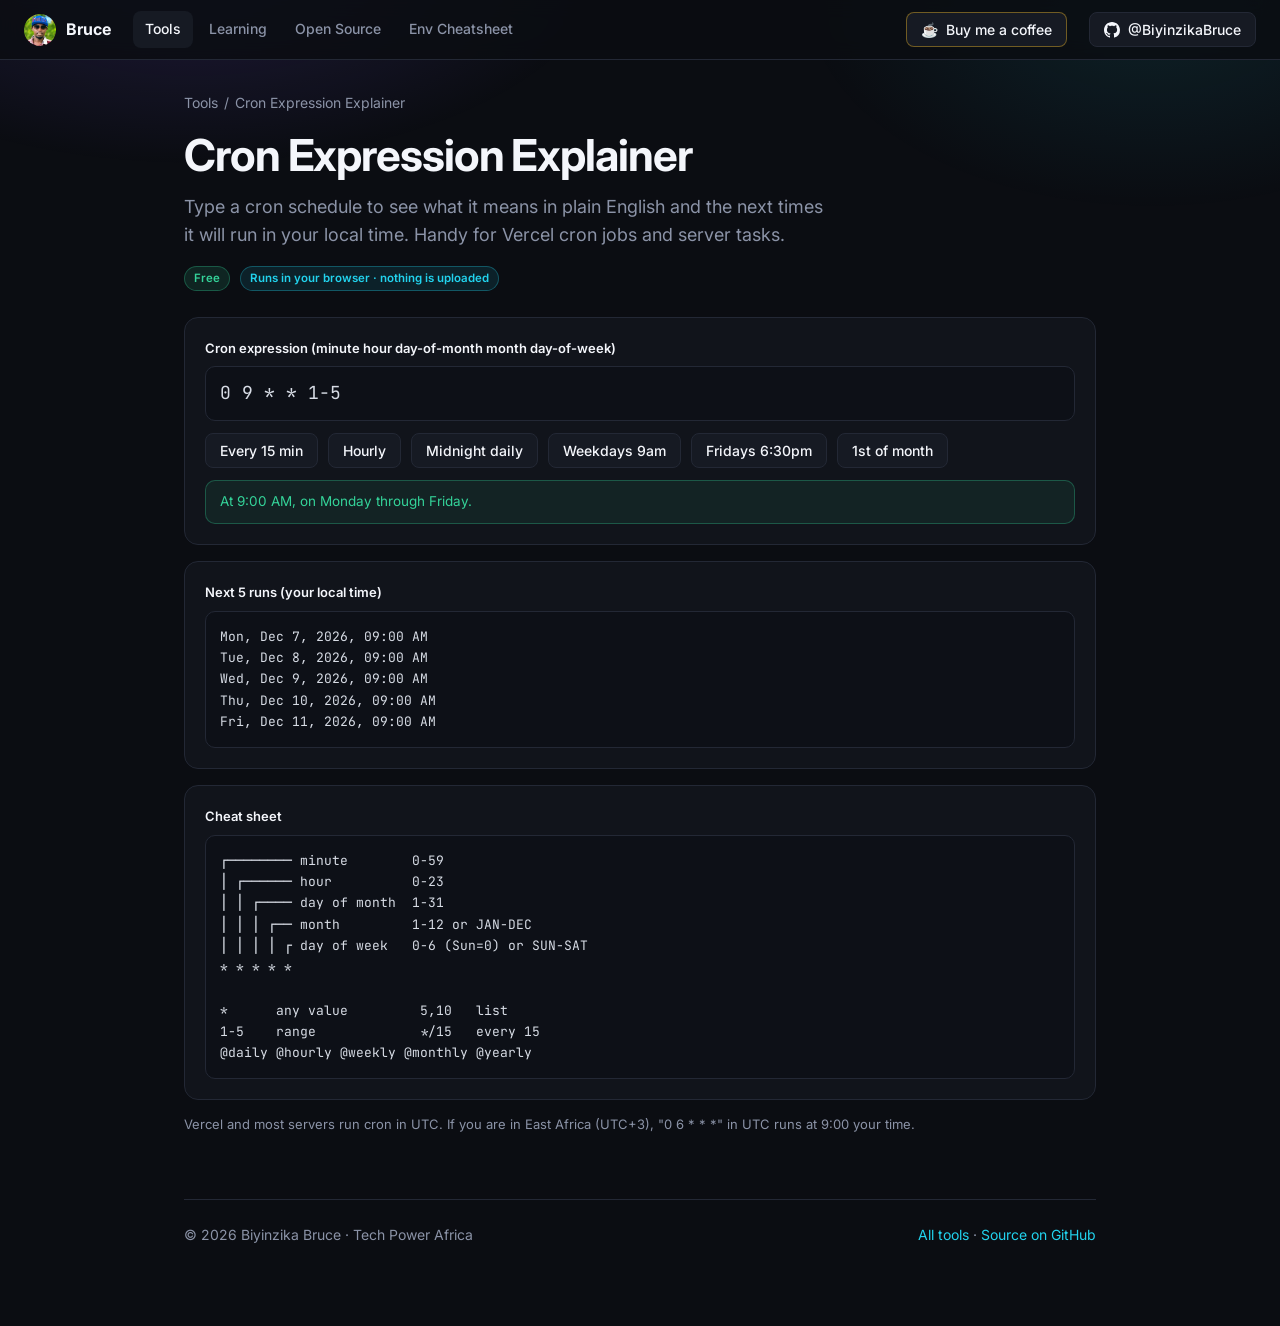
<file: cron-explainer/index.html>
<!DOCTYPE html>
<html lang="en">
<head>
<meta charset="UTF-8">
<meta name="viewport" content="width=device-width, initial-scale=1.0">
<title>Cron Expression Explainer · Bruce's Tools</title>
<meta name="description" content="Explain cron schedules in plain English and see the next run times in your local time.">
<meta property="og:title" content="Cron Expression Explainer · Bruce's Tools">
<meta property="og:description" content="Explain cron schedules in plain English and see the next run times in your local time.">
<link rel="icon" href="data:image/svg+xml,<svg xmlns='http://www.w3.org/2000/svg' viewBox='0 0 100 100'><text y='.9em' font-size='90'>⏰</text></svg>">
<link rel="preconnect" href="https://fonts.googleapis.com">
<link href="https://fonts.googleapis.com/css2?family=Inter:wght@400;500;600;700;800&family=JetBrains+Mono:wght@400;500&display=swap" rel="stylesheet">
<link rel="stylesheet" href="../assets/style.css">
</head>
<body>
<header class="topbar">
  <a class="brand" href=".././"><img src="../assets/avatar.jpg" alt="">Bruce</a>
  <nav class="links">
    <a class="on" href="https://biyinzikabruce.github.io/tools/">Tools</a>
    <a href="https://biyinzikabruce.github.io/learning/">Learning</a>
    <a href="https://biyinzikabruce.github.io/open-source/">Open Source</a>
    <a href="https://biyinzikabruce.github.io/env-cheatsheet/">Env Cheatsheet</a>
  </nav>
  <a class="btn" href="https://biyinzikabruce.github.io/tools/coffee/" style="border-color:rgba(251,191,36,.4)">☕<span class="label">Buy me a coffee</span></a>
  <a class="btn" href="https://github.com/BiyinzikaBruce" target="_blank" rel="noopener"><svg width="16" height="16" viewBox="0 0 16 16" fill="currentColor"><path d="M8 0C3.58 0 0 3.58 0 8c0 3.54 2.29 6.53 5.47 7.59.4.07.55-.17.55-.38 0-.19-.01-.82-.01-1.49-2.01.37-2.53-.49-2.69-.94-.09-.23-.48-.94-.82-1.13-.28-.15-.68-.52-.01-.53.63-.01 1.08.58 1.23.82.72 1.21 1.87.87 2.33.66.07-.52.28-.87.51-1.07-1.78-.2-3.64-.89-3.64-3.95 0-.87.31-1.59.82-2.15-.08-.2-.36-1.02.08-2.12 0 0 .67-.21 2.2.82.64-.18 1.32-.27 2-.27.68 0 1.36.09 2 .27 1.53-1.04 2.2-.82 2.2-.82.44 1.1.16 1.92.08 2.12.51.56.82 1.27.82 2.15 0 3.07-1.87 3.75-3.65 3.95.29.25.54.73.54 1.48 0 1.07-.01 1.93-.01 2.2 0 .21.15.46.55.38A8.013 8.013 0 0016 8c0-4.42-3.58-8-8-8z"/></svg><span class="label">@BiyinzikaBruce</span></a>
</header>
<div class="wrap narrow">
  <div class="crumb"><a href=".././">Tools</a> <span>/</span> <span>Cron Expression Explainer</span></div>
  <h1 style="font-size:clamp(30px,5vw,44px)">Cron Expression Explainer</h1>
  <p class="lead">Type a cron schedule to see what it means in plain English and the next times it will run in your local time. Handy for Vercel cron jobs and server tasks.</p>
  <div class="row" style="margin:16px 0 26px"><span class="pill free">Free</span><span class="pill local">Runs in your browser · nothing is uploaded</span></div>
  <div class="panel">
    <label for="expr">Cron expression (minute hour day-of-month month day-of-week)</label>
    <input type="text" id="expr" value="0 9 * * 1-5" spellcheck="false" style="font-size:18px">
    <div class="row" id="ex" style="margin-top:12px">
      <button class="btn" data-e="*/15 * * * *">Every 15 min</button>
      <button class="btn" data-e="0 * * * *">Hourly</button>
      <button class="btn" data-e="0 0 * * *">Midnight daily</button>
      <button class="btn" data-e="0 9 * * 1-5">Weekdays 9am</button>
      <button class="btn" data-e="30 18 * * 5">Fridays 6:30pm</button>
      <button class="btn" data-e="0 0 1 * *">1st of month</button>
    </div>
    <div class="status" id="status"></div>
  </div>
  <div class="panel" style="margin-top:16px"><label>Next 5 runs (your local time)</label><pre class="out" id="next"></pre></div>
  <div class="panel" style="margin-top:16px">
    <label>Cheat sheet</label>
<pre class="out">┌──────── minute        0-59
│ ┌────── hour          0-23
│ │ ┌──── day of month  1-31
│ │ │ ┌── month         1-12 or JAN-DEC
│ │ │ │ ┌ day of week   0-6 (Sun=0) or SUN-SAT
* * * * *

*      any value         5,10   list
1-5    range             */15   every 15
@daily @hourly @weekly @monthly @yearly</pre>
  </div>
  <p class="note">Vercel and most servers run cron in UTC. If you are in East Africa (UTC+3), "0 6 * * *" in UTC runs at 9:00 your time.</p>
  <footer>
    <span>© 2026 Biyinzika Bruce · Tech Power Africa</span>
    <span><a href=".././">All tools</a> · <a href="https://github.com/BiyinzikaBruce/tools" target="_blank" rel="noopener">Source on GitHub</a></span>
  </footer>
</div>
<script>
function copyText(text, btn) {
  const done = () => { const o = btn.textContent; btn.textContent = 'Copied ✓'; setTimeout(() => btn.textContent = o, 1400); };
  if (navigator.clipboard) navigator.clipboard.writeText(text).then(done, () => fallback());
  else fallback();
  function fallback() { const t = document.createElement('textarea'); t.value = text; document.body.appendChild(t); t.select(); document.execCommand('copy'); t.remove(); done(); }
}

const $ = id => document.getElementById(id);
const MON = ['JAN','FEB','MAR','APR','MAY','JUN','JUL','AUG','SEP','OCT','NOV','DEC'], DOW = ['SUN','MON','TUE','WED','THU','FRI','SAT'];
const MONF = ['January','February','March','April','May','June','July','August','September','October','November','December'], DOWF = ['Sunday','Monday','Tuesday','Wednesday','Thursday','Friday','Saturday'];
const SPEC = [['minute', 0, 59], ['hour', 0, 23], ['day of month', 1, 31], ['month', 1, 12], ['day of week', 0, 7]];
const MACRO = {'@yearly': '0 0 1 1 *', '@annually': '0 0 1 1 *', '@monthly': '0 0 1 * *', '@weekly': '0 0 * * 0', '@daily': '0 0 * * *', '@midnight': '0 0 * * *', '@hourly': '0 * * * *'};
function num(tok, i) {
  const t = tok.toUpperCase();
  if (i === 3 && MON.includes(t)) return MON.indexOf(t) + 1;
  if (i === 4 && DOW.includes(t)) return DOW.indexOf(t);
  if (!/^\d+$/.test(t)) throw new Error('"' + tok + '" is not a valid ' + SPEC[i][0]);
  return +t;
}
function field(str, i) {
  const [name, lo, hi] = SPEC[i], set = new Set();
  for (const part of str.split(',')) {
    let [range, step] = part.split('/'); step = step === undefined ? 1 : +step;
    if (!(step >= 1)) throw new Error('Bad step in ' + name + ': "' + part + '"');
    let a, b;
    if (range === '*') { a = lo; b = i === 4 ? 6 : hi; }
    else if (range.includes('-')) { const [x, y] = range.split('-'); a = num(x, i); b = num(y, i); }
    else { a = num(range, i); b = part.includes('/') ? hi : a; }
    if (a < lo || b > hi || a > b) throw new Error(name + ' must be between ' + lo + ' and ' + hi + ' (got "' + part + '")');
    for (let v = a; v <= b; v += step) set.add(i === 4 && v === 7 ? 0 : v);
  }
  return set;
}
function parse(expr) {
  let e = expr.trim().replace(/\s+/g, ' ');
  if (MACRO[e.toLowerCase()]) e = MACRO[e.toLowerCase()];
  const parts = e.split(' ');
  if (parts.length !== 5) throw new Error('A cron expression needs 5 parts separated by spaces; this has ' + parts.length + '.');
  return {parts, sets: parts.map(field)};
}
const pad = n => String(n).padStart(2, '0');
const t12 = (h, m) => { const ap = h < 12 ? 'AM' : 'PM'; const hh = h % 12 || 12; return hh + ':' + pad(m) + ' ' + ap; };
function listText(str, i, names) {
  return str.split(',').map(p => {
    const nm = v => names ? names[(i === 4 ? num(v, i) % 7 : num(v, i) - 1)] : v;
    let [r, s] = p.split('/');
    if (r === '*' && s) return 'every ' + s + (i === 0 ? ' minutes' : i === 1 ? ' hours' : ' ' + SPEC[i][0] + 's');
    if (r.includes('-')) { const [a, b] = r.split('-'); return nm(a) + ' through ' + nm(b) + (s ? ' (every ' + s + ')' : ''); }
    return nm(r) + (s ? ' and every ' + s + ' after' : '');
  }).join(', ').replace(/, ([^,]*)$/, ' and $1');
}
function describe(p) {
  const [mi, ho, dm, mo, dw] = p;
  let time;
  const single = s => /^\d+$/.test(s);
  if (mi === '*' && ho === '*') time = 'Every minute';
  else if (/^\*\/\d+$/.test(mi) && ho === '*') time = 'Every ' + mi.slice(2) + ' minutes';
  else if (single(mi) && ho === '*') time = (+mi === 0 ? 'At the start of every hour' : 'At ' + mi + ' minutes past every hour');
  else if (single(mi) && single(ho)) time = 'At ' + t12(+ho, +mi);
  else if (single(mi) && ho.split(',').every(single)) time = 'At ' + ho.split(',').map(h => t12(+h, +mi)).join(', ').replace(/, ([^,]*)$/, ' and $1');
  else time = 'At minute ' + (mi === '*' ? 'every minute' : listText(mi, 0)) + ', hour ' + (ho === '*' ? 'every hour' : listText(ho, 1));
  const bits = [time];
  if (dm !== '*') bits.push('on day ' + listText(dm, 2) + ' of the month');
  if (dw !== '*') bits.push((dm !== '*' ? 'or ' : '') + 'on ' + listText(dw, 4, DOWF));
  if (mo !== '*') bits.push('in ' + listText(mo, 3, MONF));
  if (dm === '*' && dw === '*' && mo === '*' && !/^Every/.test(time) && !/hour$/.test(time)) bits.push('every day');
  return bits.join(', ') + '.';
}
function nextRuns(p, sets, count) {
  const [M, H, D, Mo, W] = sets, domStar = p[2] === '*', dowStar = p[4] === '*', out = [];
  const d = new Date(); d.setSeconds(0, 0); d.setMinutes(d.getMinutes() + 1);
  const limit = Date.now() + 5 * 366 * 864e5;
  while (out.length < count && d.getTime() < limit) {
    if (!Mo.has(d.getMonth() + 1)) { d.setMonth(d.getMonth() + 1, 1); d.setHours(0, 0); continue; }
    const dm = D.has(d.getDate()), dw = W.has(d.getDay());
    const dayOk = domStar && dowStar ? true : domStar ? dw : dowStar ? dm : (dm || dw);
    if (!dayOk) { d.setDate(d.getDate() + 1); d.setHours(0, 0); continue; }
    if (!H.has(d.getHours())) { d.setHours(d.getHours() + 1, 0); continue; }
    if (!M.has(d.getMinutes())) { d.setMinutes(d.getMinutes() + 1); continue; }
    out.push(new Date(d)); d.setMinutes(d.getMinutes() + 1);
  }
  return out;
}
function run() {
  const s = $('status');
  try {
    const {parts, sets} = parse($('expr').value);
    s.className = 'status ok'; s.textContent = describe(parts);
    const runs = nextRuns(parts, sets, 5);
    $('next').textContent = runs.length ? runs.map(r => r.toLocaleString(undefined, {weekday: 'short', year: 'numeric', month: 'short', day: 'numeric', hour: '2-digit', minute: '2-digit'})).join('\n') : 'This schedule never runs (check the day and month combination).';
  } catch (e) { s.className = 'status err'; s.textContent = e.message; $('next').textContent = ''; }
}
$('expr').addEventListener('input', run);
document.querySelectorAll('#ex .btn').forEach(b => b.onclick = () => { $('expr').value = b.dataset.e; run(); });
run();

</script>
</body>
</html>
</file>
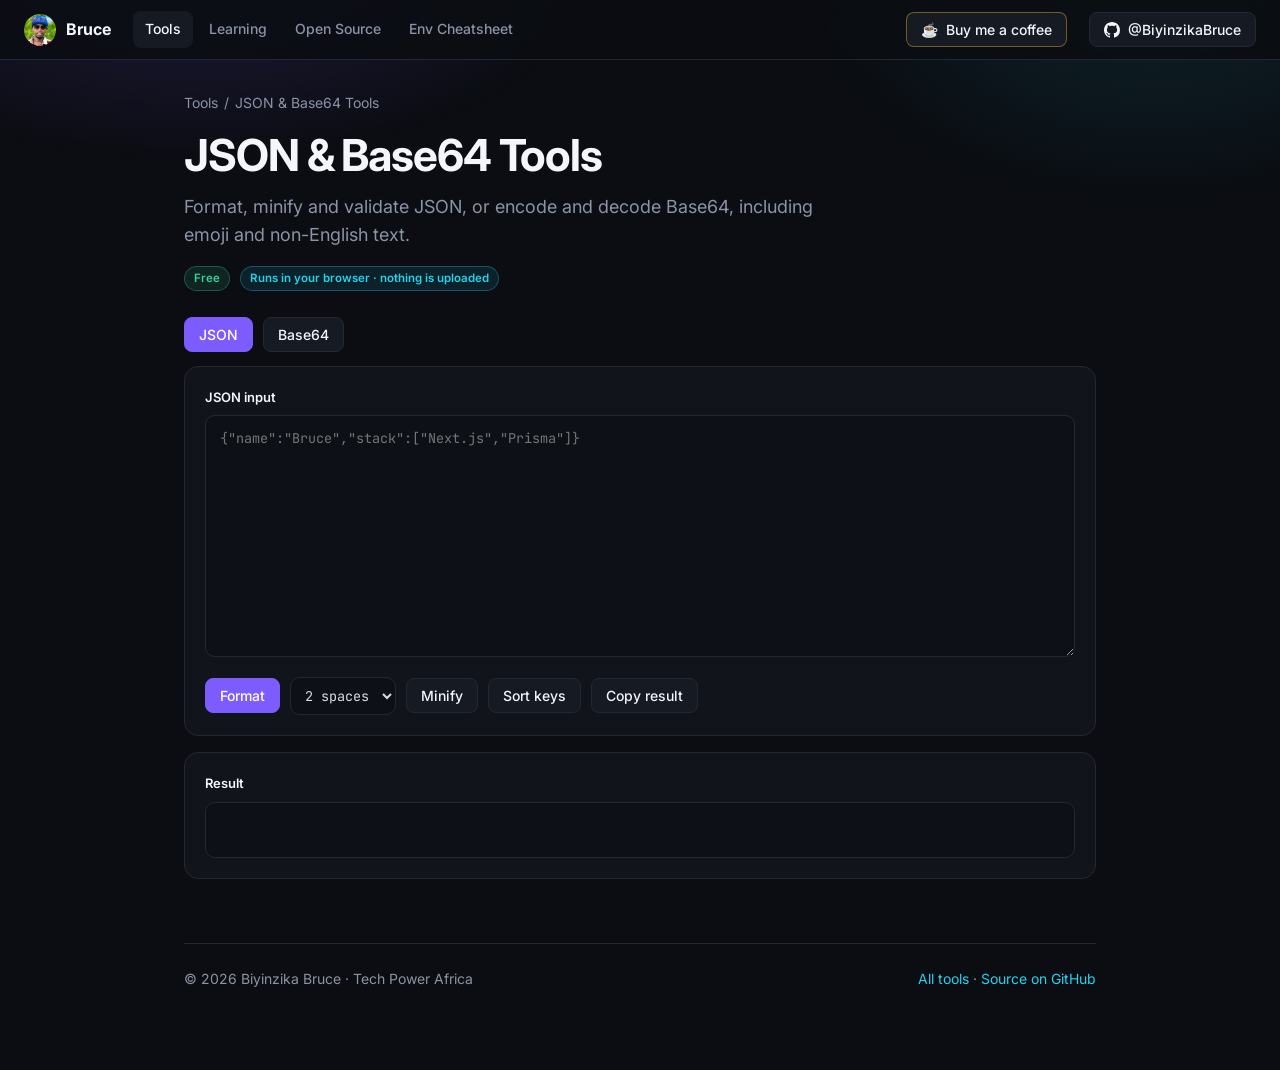
<file: json-base64/index.html>
<!DOCTYPE html>
<html lang="en">
<head>
<meta charset="UTF-8">
<meta name="viewport" content="width=device-width, initial-scale=1.0">
<title>JSON & Base64 Tools · Bruce's Tools</title>
<meta name="description" content="Format, minify and validate JSON, and encode or decode Base64 in your browser.">
<meta property="og:title" content="JSON & Base64 Tools · Bruce's Tools">
<meta property="og:description" content="Format, minify and validate JSON, and encode or decode Base64 in your browser.">
<link rel="icon" href="data:image/svg+xml,<svg xmlns='http://www.w3.org/2000/svg' viewBox='0 0 100 100'><text y='.9em' font-size='90'>🧩</text></svg>">
<link rel="preconnect" href="https://fonts.googleapis.com">
<link href="https://fonts.googleapis.com/css2?family=Inter:wght@400;500;600;700;800&family=JetBrains+Mono:wght@400;500&display=swap" rel="stylesheet">
<link rel="stylesheet" href="../assets/style.css">
</head>
<body>
<header class="topbar">
  <a class="brand" href=".././"><img src="../assets/avatar.jpg" alt="">Bruce</a>
  <nav class="links">
    <a class="on" href="https://biyinzikabruce.github.io/tools/">Tools</a>
    <a href="https://biyinzikabruce.github.io/learning/">Learning</a>
    <a href="https://biyinzikabruce.github.io/open-source/">Open Source</a>
    <a href="https://biyinzikabruce.github.io/env-cheatsheet/">Env Cheatsheet</a>
  </nav>
  <a class="btn" href="https://biyinzikabruce.github.io/tools/coffee/" style="border-color:rgba(251,191,36,.4)">☕<span class="label">Buy me a coffee</span></a>
  <a class="btn" href="https://github.com/BiyinzikaBruce" target="_blank" rel="noopener"><svg width="16" height="16" viewBox="0 0 16 16" fill="currentColor"><path d="M8 0C3.58 0 0 3.58 0 8c0 3.54 2.29 6.53 5.47 7.59.4.07.55-.17.55-.38 0-.19-.01-.82-.01-1.49-2.01.37-2.53-.49-2.69-.94-.09-.23-.48-.94-.82-1.13-.28-.15-.68-.52-.01-.53.63-.01 1.08.58 1.23.82.72 1.21 1.87.87 2.33.66.07-.52.28-.87.51-1.07-1.78-.2-3.64-.89-3.64-3.95 0-.87.31-1.59.82-2.15-.08-.2-.36-1.02.08-2.12 0 0 .67-.21 2.2.82.64-.18 1.32-.27 2-.27.68 0 1.36.09 2 .27 1.53-1.04 2.2-.82 2.2-.82.44 1.1.16 1.92.08 2.12.51.56.82 1.27.82 2.15 0 3.07-1.87 3.75-3.65 3.95.29.25.54.73.54 1.48 0 1.07-.01 1.93-.01 2.2 0 .21.15.46.55.38A8.013 8.013 0 0016 8c0-4.42-3.58-8-8-8z"/></svg><span class="label">@BiyinzikaBruce</span></a>
</header>
<div class="wrap narrow">
  <div class="crumb"><a href=".././">Tools</a> <span>/</span> <span>JSON & Base64 Tools</span></div>
  <h1 style="font-size:clamp(30px,5vw,44px)">JSON & Base64 Tools</h1>
  <p class="lead">Format, minify and validate JSON, or encode and decode Base64, including emoji and non-English text.</p>
  <div class="row" style="margin:16px 0 26px"><span class="pill free">Free</span><span class="pill local">Runs in your browser · nothing is uploaded</span></div>
  <div class="row" style="margin-bottom:14px">
    <button class="btn primary" id="tabJson">JSON</button>
    <button class="btn" id="tabB64">Base64</button>
  </div>
  <div id="paneJson">
    <div class="panel">
      <label for="jin">JSON input</label>
      <textarea id="jin" rows="10" placeholder='{"name":"Bruce","stack":["Next.js","Prisma"]}'></textarea>
      <div class="row" style="margin-top:12px">
        <button class="btn primary" id="fmt">Format</button>
        <select id="indent" style="width:auto;padding:8px 10px"><option value="2">2 spaces</option><option value="4">4 spaces</option><option value="tab">Tabs</option></select>
        <button class="btn" id="min">Minify</button>
        <button class="btn" id="sortk">Sort keys</button>
        <button class="btn" id="jcopy">Copy result</button>
      </div>
      <div class="status" id="jstatus"></div>
    </div>
    <div class="panel" style="margin-top:16px"><label>Result</label><pre class="out" id="jout"></pre></div>
  </div>
  <div id="paneB64" style="display:none">
    <div class="panel">
      <label for="bin">Input</label>
      <textarea id="bin" rows="7" placeholder="Type text to encode, or paste Base64 to decode"></textarea>
      <div class="row" style="margin-top:12px">
        <button class="btn primary" id="benc">Encode</button>
        <button class="btn primary" id="bdec">Decode</button>
        <label class="row" style="margin:0;font-weight:500;color:var(--muted);gap:6px"><input type="checkbox" id="urlsafe"> URL-safe (Base64URL)</label>
        <button class="btn" id="bcopy">Copy result</button>
      </div>
      <div class="status" id="bstatus"></div>
    </div>
    <div class="panel" style="margin-top:16px"><label>Result</label><pre class="out" id="bout"></pre></div>
  </div>
  <footer>
    <span>© 2026 Biyinzika Bruce · Tech Power Africa</span>
    <span><a href=".././">All tools</a> · <a href="https://github.com/BiyinzikaBruce/tools" target="_blank" rel="noopener">Source on GitHub</a></span>
  </footer>
</div>
<script>
function copyText(text, btn) {
  const done = () => { const o = btn.textContent; btn.textContent = 'Copied ✓'; setTimeout(() => btn.textContent = o, 1400); };
  if (navigator.clipboard) navigator.clipboard.writeText(text).then(done, () => fallback());
  else fallback();
  function fallback() { const t = document.createElement('textarea'); t.value = text; document.body.appendChild(t); t.select(); document.execCommand('copy'); t.remove(); done(); }
}

const $ = id => document.getElementById(id);
function st(id, msg, kind) { const s = $(id); s.className = 'status ' + kind; s.textContent = msg; }
$('tabJson').onclick = () => { $('paneJson').style.display = ''; $('paneB64').style.display = 'none'; $('tabJson').classList.add('primary'); $('tabB64').classList.remove('primary'); };
$('tabB64').onclick = () => { $('paneJson').style.display = 'none'; $('paneB64').style.display = ''; $('tabB64').classList.add('primary'); $('tabJson').classList.remove('primary'); };
function parse() {
  const t = $('jin').value.trim();
  if (!t) { st('jstatus', 'Paste some JSON first.', 'warn'); return undefined; }
  try { return JSON.parse(t); }
  catch (e) {
    const m = /position (\d+)/.exec(e.message); let where = '';
    if (m) { const pos = +m[1], before = t.slice(0, pos); const line = before.split('\n').length, col = pos - before.lastIndexOf('\n'); where = ' (line ' + line + ', column ' + col + ')'; }
    st('jstatus', 'Invalid JSON' + where + ': ' + e.message, 'err'); $('jout').textContent = ''; return undefined;
  }
}
const sortDeep = v => Array.isArray(v) ? v.map(sortDeep) : (v && typeof v === 'object') ? Object.keys(v).sort().reduce((o, k) => (o[k] = sortDeep(v[k]), o), {}) : v;
const ind = () => $('indent').value === 'tab' ? '\t' : +$('indent').value;
function out(v, space, label) { const s = JSON.stringify(v, null, space); $('jout').textContent = s; st('jstatus', label + ' · ' + s.length.toLocaleString() + ' characters', 'ok'); }
$('fmt').onclick = () => { const v = parse(); if (v !== undefined) out(v, ind(), 'Valid JSON, formatted'); };
$('min').onclick = () => { const v = parse(); if (v !== undefined) out(v, 0, 'Valid JSON, minified'); };
$('sortk').onclick = () => { const v = parse(); if (v !== undefined) out(sortDeep(v), ind(), 'Keys sorted A to Z'); };
$('jcopy').onclick = e => copyText($('jout').textContent, e.target);
const toB64 = s => { const bytes = new TextEncoder().encode(s); let bin = ''; bytes.forEach(b => bin += String.fromCharCode(b)); return btoa(bin); };
const fromB64 = s => { s = s.trim().replace(/\s+/g, '').replace(/-/g, '+').replace(/_/g, '/'); while (s.length % 4) s += '='; const bin = atob(s); return new TextDecoder('utf-8', {fatal: true}).decode(Uint8Array.from(bin, c => c.charCodeAt(0))); };
$('benc').onclick = () => { let r = toB64($('bin').value); if ($('urlsafe').checked) r = r.replace(/\+/g, '-').replace(/\//g, '_').replace(/=+$/, ''); $('bout').textContent = r; st('bstatus', 'Encoded · ' + r.length.toLocaleString() + ' characters', 'ok'); };
$('bdec').onclick = () => { try { const r = fromB64($('bin').value); $('bout').textContent = r; st('bstatus', 'Decoded · ' + r.length.toLocaleString() + ' characters', 'ok'); } catch (e) { $('bout').textContent = ''; st('bstatus', 'That is not valid Base64 text.', 'err'); } };
$('bcopy').onclick = e => copyText($('bout').textContent, e.target);

</script>
</body>
</html>
</file>
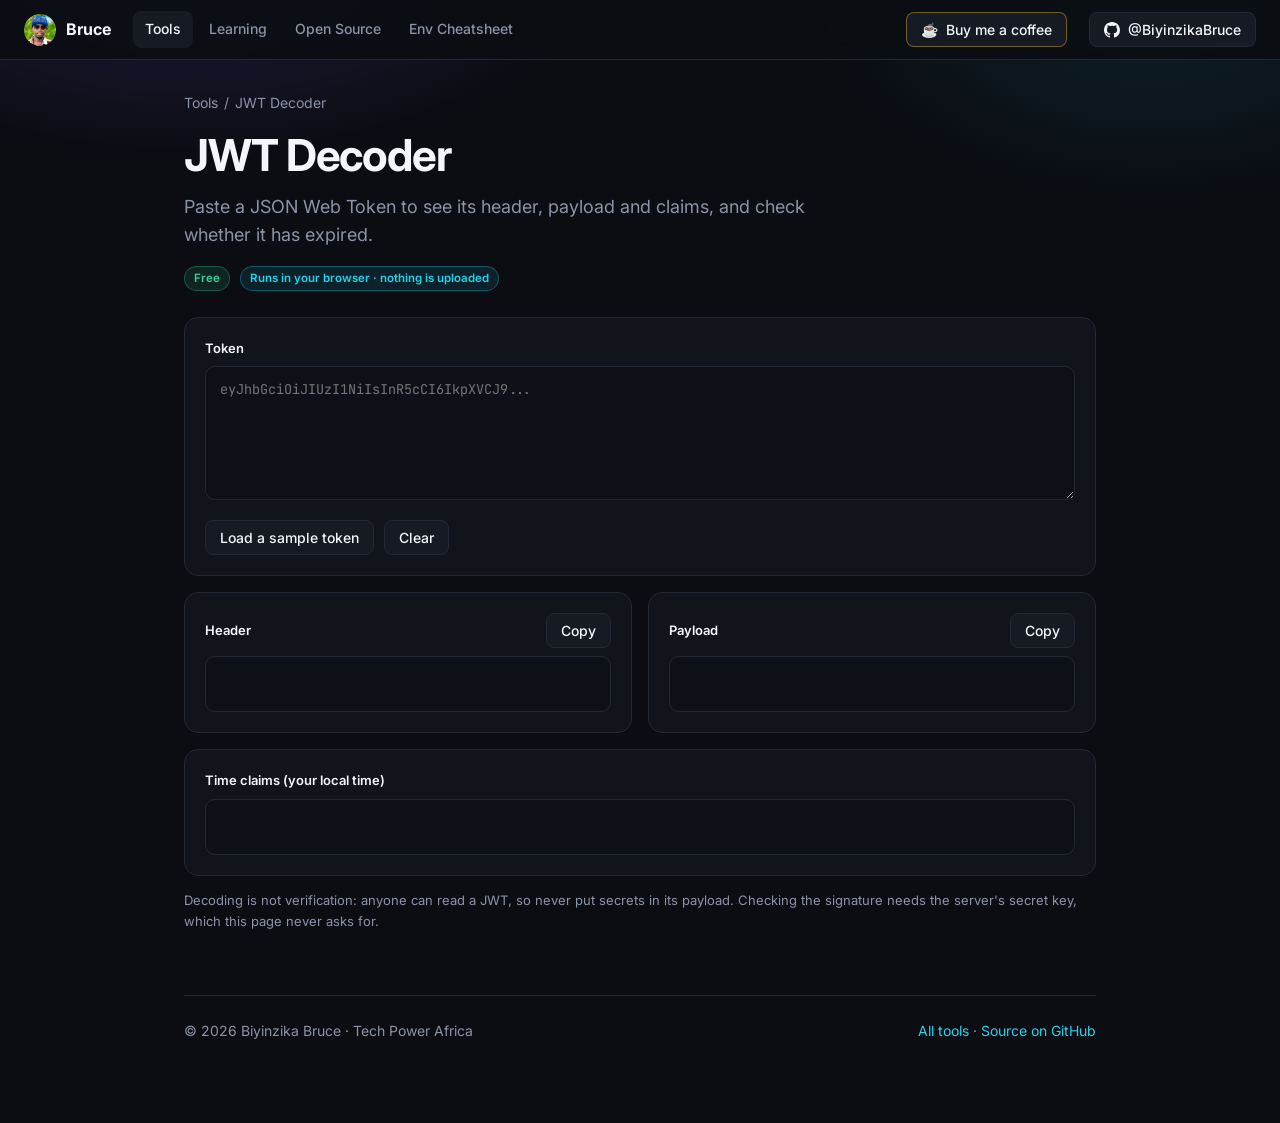
<file: jwt-decoder/index.html>
<!DOCTYPE html>
<html lang="en">
<head>
<meta charset="UTF-8">
<meta name="viewport" content="width=device-width, initial-scale=1.0">
<title>JWT Decoder · Bruce's Tools</title>
<meta name="description" content="Decode JSON Web Tokens in your browser: header, payload, claims and expiry.">
<meta property="og:title" content="JWT Decoder · Bruce's Tools">
<meta property="og:description" content="Decode JSON Web Tokens in your browser: header, payload, claims and expiry.">
<link rel="icon" href="data:image/svg+xml,<svg xmlns='http://www.w3.org/2000/svg' viewBox='0 0 100 100'><text y='.9em' font-size='90'>🔑</text></svg>">
<link rel="preconnect" href="https://fonts.googleapis.com">
<link href="https://fonts.googleapis.com/css2?family=Inter:wght@400;500;600;700;800&family=JetBrains+Mono:wght@400;500&display=swap" rel="stylesheet">
<link rel="stylesheet" href="../assets/style.css">
</head>
<body>
<header class="topbar">
  <a class="brand" href=".././"><img src="../assets/avatar.jpg" alt="">Bruce</a>
  <nav class="links">
    <a class="on" href="https://biyinzikabruce.github.io/tools/">Tools</a>
    <a href="https://biyinzikabruce.github.io/learning/">Learning</a>
    <a href="https://biyinzikabruce.github.io/open-source/">Open Source</a>
    <a href="https://biyinzikabruce.github.io/env-cheatsheet/">Env Cheatsheet</a>
  </nav>
  <a class="btn" href="https://biyinzikabruce.github.io/tools/coffee/" style="border-color:rgba(251,191,36,.4)">☕<span class="label">Buy me a coffee</span></a>
  <a class="btn" href="https://github.com/BiyinzikaBruce" target="_blank" rel="noopener"><svg width="16" height="16" viewBox="0 0 16 16" fill="currentColor"><path d="M8 0C3.58 0 0 3.58 0 8c0 3.54 2.29 6.53 5.47 7.59.4.07.55-.17.55-.38 0-.19-.01-.82-.01-1.49-2.01.37-2.53-.49-2.69-.94-.09-.23-.48-.94-.82-1.13-.28-.15-.68-.52-.01-.53.63-.01 1.08.58 1.23.82.72 1.21 1.87.87 2.33.66.07-.52.28-.87.51-1.07-1.78-.2-3.64-.89-3.64-3.95 0-.87.31-1.59.82-2.15-.08-.2-.36-1.02.08-2.12 0 0 .67-.21 2.2.82.64-.18 1.32-.27 2-.27.68 0 1.36.09 2 .27 1.53-1.04 2.2-.82 2.2-.82.44 1.1.16 1.92.08 2.12.51.56.82 1.27.82 2.15 0 3.07-1.87 3.75-3.65 3.95.29.25.54.73.54 1.48 0 1.07-.01 1.93-.01 2.2 0 .21.15.46.55.38A8.013 8.013 0 0016 8c0-4.42-3.58-8-8-8z"/></svg><span class="label">@BiyinzikaBruce</span></a>
</header>
<div class="wrap narrow">
  <div class="crumb"><a href=".././">Tools</a> <span>/</span> <span>JWT Decoder</span></div>
  <h1 style="font-size:clamp(30px,5vw,44px)">JWT Decoder</h1>
  <p class="lead">Paste a JSON Web Token to see its header, payload and claims, and check whether it has expired.</p>
  <div class="row" style="margin:16px 0 26px"><span class="pill free">Free</span><span class="pill local">Runs in your browser · nothing is uploaded</span></div>
  <div class="panel">
    <label for="tok">Token</label>
    <textarea id="tok" rows="5" placeholder="eyJhbGciOiJIUzI1NiIsInR5cCI6IkpXVCJ9..."></textarea>
    <div class="row" style="margin-top:12px">
      <button class="btn" id="sample">Load a sample token</button>
      <button class="btn" id="clear">Clear</button>
    </div>
    <div class="status" id="status"></div>
  </div>
  <div class="grid2" style="margin-top:16px">
    <div class="panel"><div class="row" style="justify-content:space-between;margin-bottom:8px"><label style="margin:0">Header</label><button class="btn" data-copy="hdr">Copy</button></div><pre class="out" id="hdr"></pre></div>
    <div class="panel"><div class="row" style="justify-content:space-between;margin-bottom:8px"><label style="margin:0">Payload</label><button class="btn" data-copy="pay">Copy</button></div><pre class="out" id="pay"></pre></div>
  </div>
  <div class="panel" style="margin-top:16px">
    <label>Time claims (your local time)</label>
    <pre class="out" id="times"></pre>
  </div>
  <p class="note">Decoding is not verification: anyone can read a JWT, so never put secrets in its payload. Checking the signature needs the server's secret key, which this page never asks for.</p>
  <footer>
    <span>© 2026 Biyinzika Bruce · Tech Power Africa</span>
    <span><a href=".././">All tools</a> · <a href="https://github.com/BiyinzikaBruce/tools" target="_blank" rel="noopener">Source on GitHub</a></span>
  </footer>
</div>
<script>
function copyText(text, btn) {
  const done = () => { const o = btn.textContent; btn.textContent = 'Copied ✓'; setTimeout(() => btn.textContent = o, 1400); };
  if (navigator.clipboard) navigator.clipboard.writeText(text).then(done, () => fallback());
  else fallback();
  function fallback() { const t = document.createElement('textarea'); t.value = text; document.body.appendChild(t); t.select(); document.execCommand('copy'); t.remove(); done(); }
}

const $ = id => document.getElementById(id);
const b64url = s => { s = s.replace(/-/g, '+').replace(/_/g, '/'); while (s.length % 4) s += '='; const bin = atob(s); const bytes = Uint8Array.from(bin, c => c.charCodeAt(0)); return new TextDecoder().decode(bytes); };
const enc = o => btoa(unescape(encodeURIComponent(JSON.stringify(o)))).replace(/\+/g, '-').replace(/\//g, '_').replace(/=+$/, '');
function show(msg, kind) { const s = $('status'); s.className = 'status ' + kind; s.textContent = msg; }
function fmt(sec) { const d = new Date(sec * 1000); return d.toLocaleString() + '  (' + rel(d) + ')'; }
function rel(d) { const diff = (d - Date.now()) / 1000, a = Math.abs(diff); const u = a < 60 ? [a, 'second'] : a < 3600 ? [a / 60, 'minute'] : a < 86400 ? [a / 3600, 'hour'] : [a / 86400, 'day']; const n = Math.round(u[0]); const t = n + ' ' + u[1] + (n === 1 ? '' : 's'); return diff >= 0 ? 'in ' + t : t + ' ago'; }
function decode() {
  const raw = $('tok').value.trim().replace(/^Bearer\s+/i, '');
  ['hdr', 'pay', 'times'].forEach(i => $(i).textContent = ''); $('status').className = 'status';
  if (!raw) return;
  const parts = raw.split('.');
  if (parts.length < 2) return show('This does not look like a JWT: it should have three parts separated by dots.', 'err');
  let h, p;
  try { h = JSON.parse(b64url(parts[0])); } catch (e) { return show('The header is not valid Base64URL JSON.', 'err'); }
  try { p = JSON.parse(b64url(parts[1])); } catch (e) { return show('The payload is not valid Base64URL JSON.', 'err'); }
  $('hdr').textContent = JSON.stringify(h, null, 2);
  $('pay').textContent = JSON.stringify(p, null, 2);
  const lines = [], now = Date.now() / 1000;
  if (p.iat) lines.push('Issued at   (iat): ' + fmt(p.iat));
  if (p.nbf) lines.push('Not before  (nbf): ' + fmt(p.nbf));
  if (p.exp) lines.push('Expires     (exp): ' + fmt(p.exp));
  $('times').textContent = lines.length ? lines.join('\n') : 'No iat, nbf or exp claims in this token.';
  const alg = h.alg ? ' · algorithm ' + h.alg : '';
  if (p.exp && p.exp < now) show('Expired ' + rel(new Date(p.exp * 1000)) + alg, 'err');
  else if (p.nbf && p.nbf > now) show('Not valid yet: becomes valid ' + rel(new Date(p.nbf * 1000)) + alg, 'warn');
  else if (p.exp) show('Not expired: valid for ' + rel(new Date(p.exp * 1000)).replace('in ', 'another ') + alg, 'ok');
  else show('Decoded. This token has no expiry (exp) claim' + alg, 'warn');
}
$('tok').addEventListener('input', decode);
$('sample').onclick = () => { const now = Math.floor(Date.now() / 1000); $('tok').value = enc({alg: 'HS256', typ: 'JWT'}) + '.' + enc({sub: 'user_123', name: 'Jane Doe', role: 'treasurer', iat: now, exp: now + 3600}) + '.c2lnbmF0dXJlLW5vdC12ZXJpZmllZA'; decode(); };
$('clear').onclick = () => { $('tok').value = ''; decode(); };
document.querySelectorAll('[data-copy]').forEach(b => b.onclick = () => copyText($(b.dataset.copy).textContent, b));

</script>
</body>
</html>
</file>
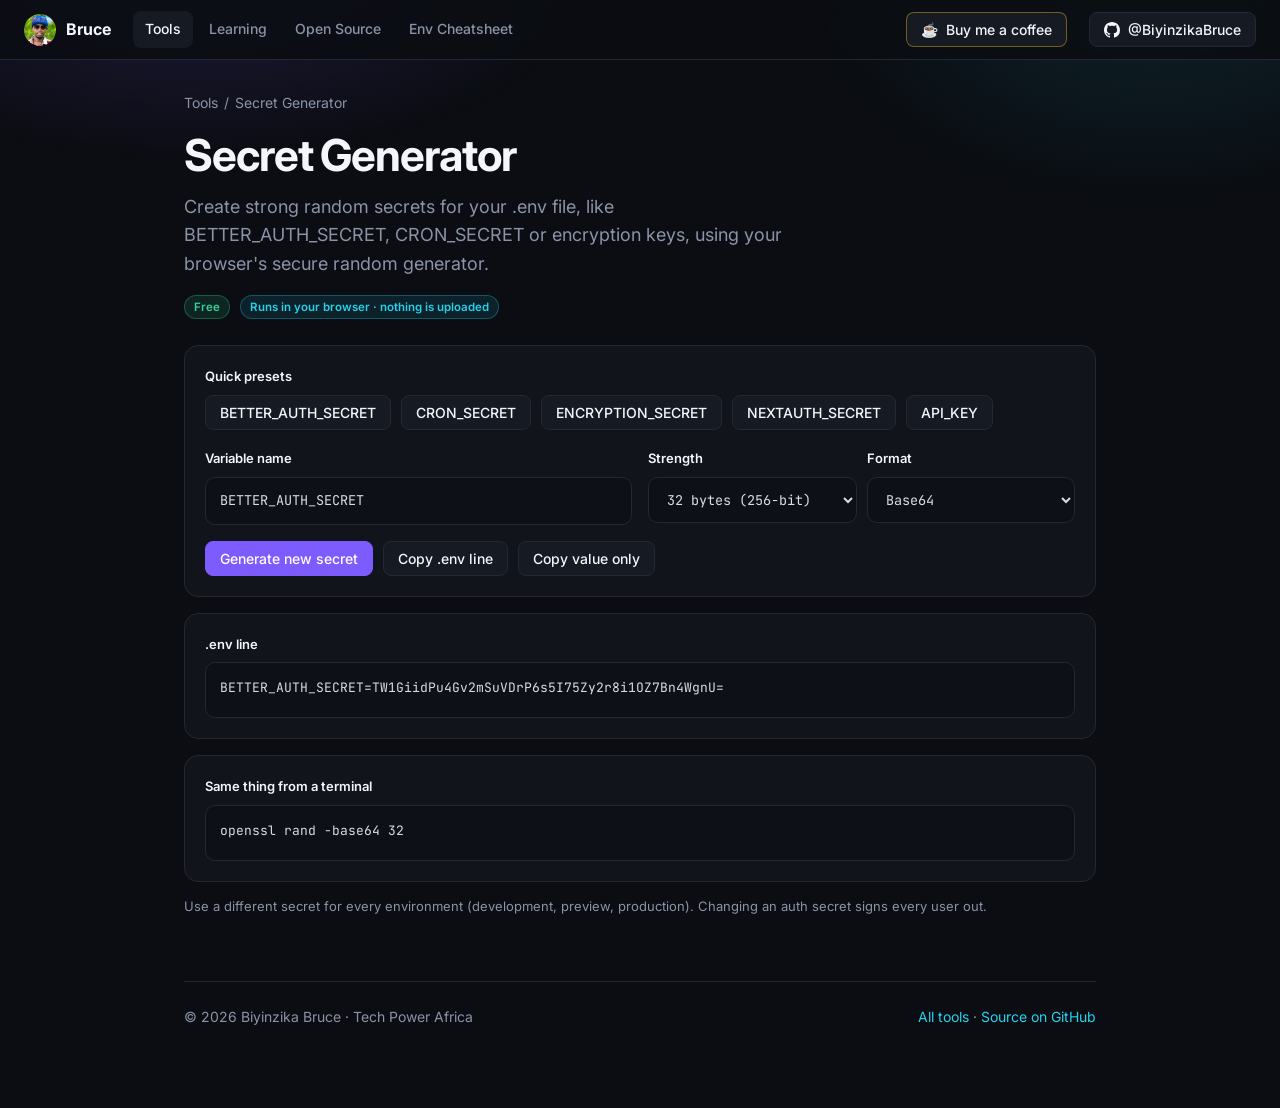
<file: secret-generator/index.html>
<!DOCTYPE html>
<html lang="en">
<head>
<meta charset="UTF-8">
<meta name="viewport" content="width=device-width, initial-scale=1.0">
<title>Secret Generator · Bruce's Tools</title>
<meta name="description" content="Generate strong random secrets for .env files: Better Auth, cron and encryption keys.">
<meta property="og:title" content="Secret Generator · Bruce's Tools">
<meta property="og:description" content="Generate strong random secrets for .env files: Better Auth, cron and encryption keys.">
<link rel="icon" href="data:image/svg+xml,<svg xmlns='http://www.w3.org/2000/svg' viewBox='0 0 100 100'><text y='.9em' font-size='90'>🔐</text></svg>">
<link rel="preconnect" href="https://fonts.googleapis.com">
<link href="https://fonts.googleapis.com/css2?family=Inter:wght@400;500;600;700;800&family=JetBrains+Mono:wght@400;500&display=swap" rel="stylesheet">
<link rel="stylesheet" href="../assets/style.css">
</head>
<body>
<header class="topbar">
  <a class="brand" href=".././"><img src="../assets/avatar.jpg" alt="">Bruce</a>
  <nav class="links">
    <a class="on" href="https://biyinzikabruce.github.io/tools/">Tools</a>
    <a href="https://biyinzikabruce.github.io/learning/">Learning</a>
    <a href="https://biyinzikabruce.github.io/open-source/">Open Source</a>
    <a href="https://biyinzikabruce.github.io/env-cheatsheet/">Env Cheatsheet</a>
  </nav>
  <a class="btn" href="https://biyinzikabruce.github.io/tools/coffee/" style="border-color:rgba(251,191,36,.4)">☕<span class="label">Buy me a coffee</span></a>
  <a class="btn" href="https://github.com/BiyinzikaBruce" target="_blank" rel="noopener"><svg width="16" height="16" viewBox="0 0 16 16" fill="currentColor"><path d="M8 0C3.58 0 0 3.58 0 8c0 3.54 2.29 6.53 5.47 7.59.4.07.55-.17.55-.38 0-.19-.01-.82-.01-1.49-2.01.37-2.53-.49-2.69-.94-.09-.23-.48-.94-.82-1.13-.28-.15-.68-.52-.01-.53.63-.01 1.08.58 1.23.82.72 1.21 1.87.87 2.33.66.07-.52.28-.87.51-1.07-1.78-.2-3.64-.89-3.64-3.95 0-.87.31-1.59.82-2.15-.08-.2-.36-1.02.08-2.12 0 0 .67-.21 2.2.82.64-.18 1.32-.27 2-.27.68 0 1.36.09 2 .27 1.53-1.04 2.2-.82 2.2-.82.44 1.1.16 1.92.08 2.12.51.56.82 1.27.82 2.15 0 3.07-1.87 3.75-3.65 3.95.29.25.54.73.54 1.48 0 1.07-.01 1.93-.01 2.2 0 .21.15.46.55.38A8.013 8.013 0 0016 8c0-4.42-3.58-8-8-8z"/></svg><span class="label">@BiyinzikaBruce</span></a>
</header>
<div class="wrap narrow">
  <div class="crumb"><a href=".././">Tools</a> <span>/</span> <span>Secret Generator</span></div>
  <h1 style="font-size:clamp(30px,5vw,44px)">Secret Generator</h1>
  <p class="lead">Create strong random secrets for your .env file, like BETTER_AUTH_SECRET, CRON_SECRET or encryption keys, using your browser's secure random generator.</p>
  <div class="row" style="margin:16px 0 26px"><span class="pill free">Free</span><span class="pill local">Runs in your browser · nothing is uploaded</span></div>
  <div class="panel">
    <label>Quick presets</label>
    <div class="row" id="presets" style="margin-bottom:18px">
      <button class="btn" data-name="BETTER_AUTH_SECRET" data-bytes="32" data-fmt="base64">BETTER_AUTH_SECRET</button>
      <button class="btn" data-name="CRON_SECRET" data-bytes="32" data-fmt="hex">CRON_SECRET</button>
      <button class="btn" data-name="ENCRYPTION_SECRET" data-bytes="32" data-fmt="hex">ENCRYPTION_SECRET</button>
      <button class="btn" data-name="NEXTAUTH_SECRET" data-bytes="32" data-fmt="base64">NEXTAUTH_SECRET</button>
      <button class="btn" data-name="API_KEY" data-bytes="24" data-fmt="base64url">API_KEY</button>
    </div>
    <div class="grid2">
      <div><label for="name">Variable name</label><input type="text" id="name" value="BETTER_AUTH_SECRET"></div>
      <div class="grid2" style="gap:10px">
        <div><label for="bytes">Strength</label><select id="bytes"><option value="16">16 bytes (128-bit)</option><option value="32" selected>32 bytes (256-bit)</option><option value="64">64 bytes (512-bit)</option></select></div>
        <div><label for="fmt">Format</label><select id="fmt"><option value="base64">Base64</option><option value="hex">Hex</option><option value="base64url">Base64URL</option></select></div>
      </div>
    </div>
    <div class="row" style="margin-top:16px"><button class="btn primary" id="gen">Generate new secret</button><button class="btn" id="copyLine">Copy .env line</button><button class="btn" id="copyVal">Copy value only</button></div>
  </div>
  <div class="panel" style="margin-top:16px"><label>.env line</label><pre class="out" id="line"></pre></div>
  <div class="panel" style="margin-top:16px"><label>Same thing from a terminal</label><pre class="out" id="cmd"></pre></div>
  <p class="note">Use a different secret for every environment (development, preview, production). Changing an auth secret signs every user out.</p>
  <footer>
    <span>© 2026 Biyinzika Bruce · Tech Power Africa</span>
    <span><a href=".././">All tools</a> · <a href="https://github.com/BiyinzikaBruce/tools" target="_blank" rel="noopener">Source on GitHub</a></span>
  </footer>
</div>
<script>
function copyText(text, btn) {
  const done = () => { const o = btn.textContent; btn.textContent = 'Copied ✓'; setTimeout(() => btn.textContent = o, 1400); };
  if (navigator.clipboard) navigator.clipboard.writeText(text).then(done, () => fallback());
  else fallback();
  function fallback() { const t = document.createElement('textarea'); t.value = text; document.body.appendChild(t); t.select(); document.execCommand('copy'); t.remove(); done(); }
}

const $ = id => document.getElementById(id);
function gen() {
  const n = +$('bytes').value, f = $('fmt').value, b = crypto.getRandomValues(new Uint8Array(n));
  let v;
  if (f === 'hex') v = Array.from(b, x => x.toString(16).padStart(2, '0')).join('');
  else { let s = ''; b.forEach(x => s += String.fromCharCode(x)); v = btoa(s); if (f === 'base64url') v = v.replace(/\+/g, '-').replace(/\//g, '_').replace(/=+$/, ''); }
  const name = ($('name').value.trim() || 'SECRET').toUpperCase().replace(/[^A-Z0-9_]/g, '_');
  $('line').textContent = name + '=' + v; $('line').dataset.v = v;
  $('cmd').textContent = f === 'hex' ? 'openssl rand -hex ' + n : f === 'base64' ? 'openssl rand -base64 ' + n : "openssl rand -base64 " + n + " | tr '+/' '-_' | tr -d '='";
}
document.querySelectorAll('#presets .btn').forEach(b => b.onclick = () => { $('name').value = b.dataset.name; $('bytes').value = b.dataset.bytes; $('fmt').value = b.dataset.fmt; gen(); });
['bytes', 'fmt'].forEach(i => $(i).onchange = gen); $('name').oninput = gen;
$('gen').onclick = gen;
$('copyLine').onclick = e => copyText($('line').textContent, e.target);
$('copyVal').onclick = e => copyText($('line').dataset.v, e.target);
gen();

</script>
</body>
</html>
</file>
<file: assets/style.css>
:root{--bg:#0b0d12;--panel:#11141b;--panel2:#161a23;--border:#232835;--text:#d7dce5;--muted:#8b93a7;--head:#f4f6fb;
  --accent:#7c5cff;--accent2:#22d3ee;--green:#34d399;--red:#f87171;--amber:#fbbf24;--radius:14px}
*{box-sizing:border-box}
html{scroll-behavior:smooth;scroll-padding-top:80px}
body{margin:0;background:var(--bg);color:var(--text);font:16px/1.6 Inter,system-ui,sans-serif;-webkit-font-smoothing:antialiased}
body::before{content:"";position:fixed;inset:0;pointer-events:none;z-index:-1;
  background:radial-gradient(600px 300px at 15% -5%,rgba(124,92,255,.18),transparent 70%),radial-gradient(500px 300px at 90% 0%,rgba(34,211,238,.10),transparent 70%)}
a{color:inherit;text-decoration:none}
.topbar{position:sticky;top:0;z-index:50;height:60px;display:flex;align-items:center;gap:22px;padding:0 24px;
  background:rgba(11,13,18,.85);backdrop-filter:blur(10px);border-bottom:1px solid var(--border)}
.brand{display:flex;align-items:center;gap:10px;font-weight:700;color:var(--head)}
.brand img{width:32px;height:32px;border-radius:50%;object-fit:cover}
.links{display:flex;gap:4px;flex:1}
.links a{padding:7px 12px;border-radius:8px;font-size:14px;color:var(--muted);font-weight:500}
.links a:hover,.links a.on{color:var(--head);background:var(--panel2)}
.btn{display:inline-flex;align-items:center;gap:8px;padding:8px 14px;border-radius:8px;border:1px solid var(--border);background:var(--panel2);color:var(--head);font:500 14px Inter,sans-serif;cursor:pointer}
.btn:hover{border-color:var(--accent)}
.btn.primary{background:var(--accent);border-color:var(--accent);color:#fff}
.btn.primary:hover{filter:brightness(1.1)}
.wrap{max-width:1200px;margin:0 auto;padding:0 24px 80px}
.narrow{max-width:960px}
h1{font-size:clamp(34px,6vw,56px);line-height:1.05;letter-spacing:-.025em;margin:0 0 14px;color:var(--head)}
h1 span{background:linear-gradient(90deg,var(--accent),var(--accent2));-webkit-background-clip:text;background-clip:text;color:transparent}
.lead{font-size:18px;color:var(--muted);max-width:640px;margin:0}
.profile{display:flex;align-items:center;gap:14px;margin-bottom:22px}
.profile img{width:64px;height:64px;border-radius:50%;object-fit:cover;padding:2px;background:linear-gradient(135deg,var(--accent),var(--accent2));box-shadow:0 0 0 3px var(--bg),0 8px 24px rgba(124,92,255,.35)}
.profile b{display:block;color:var(--head);font-size:18px}.profile small{color:var(--muted)}
.crumb{display:inline-flex;gap:6px;align-items:center;font-size:14px;color:var(--muted);margin:32px 0 18px}
.crumb a:hover{color:var(--head)}
.tag{font-size:12px;padding:3px 9px;border-radius:6px;background:var(--panel2);border:1px solid var(--border);color:var(--muted)}
.pill{display:inline-block;font-size:11.5px;font-weight:600;padding:2px 9px;border-radius:999px}
.pill.free{background:rgba(52,211,153,.12);color:var(--green);border:1px solid rgba(52,211,153,.3)}
.pill.local{background:rgba(34,211,238,.1);color:var(--accent2);border:1px solid rgba(34,211,238,.3)}
.panel{background:var(--panel);border:1px solid var(--border);border-radius:var(--radius);padding:20px}
label{display:block;font-size:13px;font-weight:600;color:var(--head);margin:0 0 8px}
textarea,input[type=text],input[type=number],select{width:100%;padding:12px 14px;border-radius:10px;border:1px solid var(--border);background:#0d1017;color:var(--text);
  font:13.5px/1.6 'JetBrains Mono',monospace;outline:none;resize:vertical}
textarea:focus,input:focus,select:focus{border-color:var(--accent)}
pre.out{margin:0;padding:14px;border-radius:10px;background:#0d1017;border:1px solid var(--border);font:13px/1.65 'JetBrains Mono',monospace;color:var(--text);white-space:pre-wrap;word-break:break-all;min-height:56px}
.row{display:flex;gap:10px;flex-wrap:wrap;align-items:center}
.grid2{display:grid;grid-template-columns:1fr 1fr;gap:16px}
.status{font-size:13.5px;padding:10px 14px;border-radius:10px;margin-top:12px;display:none}
.status.ok{display:block;background:rgba(52,211,153,.08);color:var(--green);border:1px solid rgba(52,211,153,.3)}
.status.err{display:block;background:rgba(248,113,113,.08);color:var(--red);border:1px solid rgba(248,113,113,.3)}
.status.warn{display:block;background:rgba(251,191,36,.08);color:var(--amber);border:1px solid rgba(251,191,36,.3)}
.note{font-size:13px;color:var(--muted);margin-top:14px}
footer{margin-top:64px;padding-top:24px;border-top:1px solid var(--border);color:var(--muted);font-size:14px;display:flex;justify-content:space-between;flex-wrap:wrap;gap:10px}
footer a{color:var(--accent2)}
@media (max-width:760px){.links a:not(.on){display:none}.btn .label{display:none}.grid2{grid-template-columns:1fr}}
</file>
